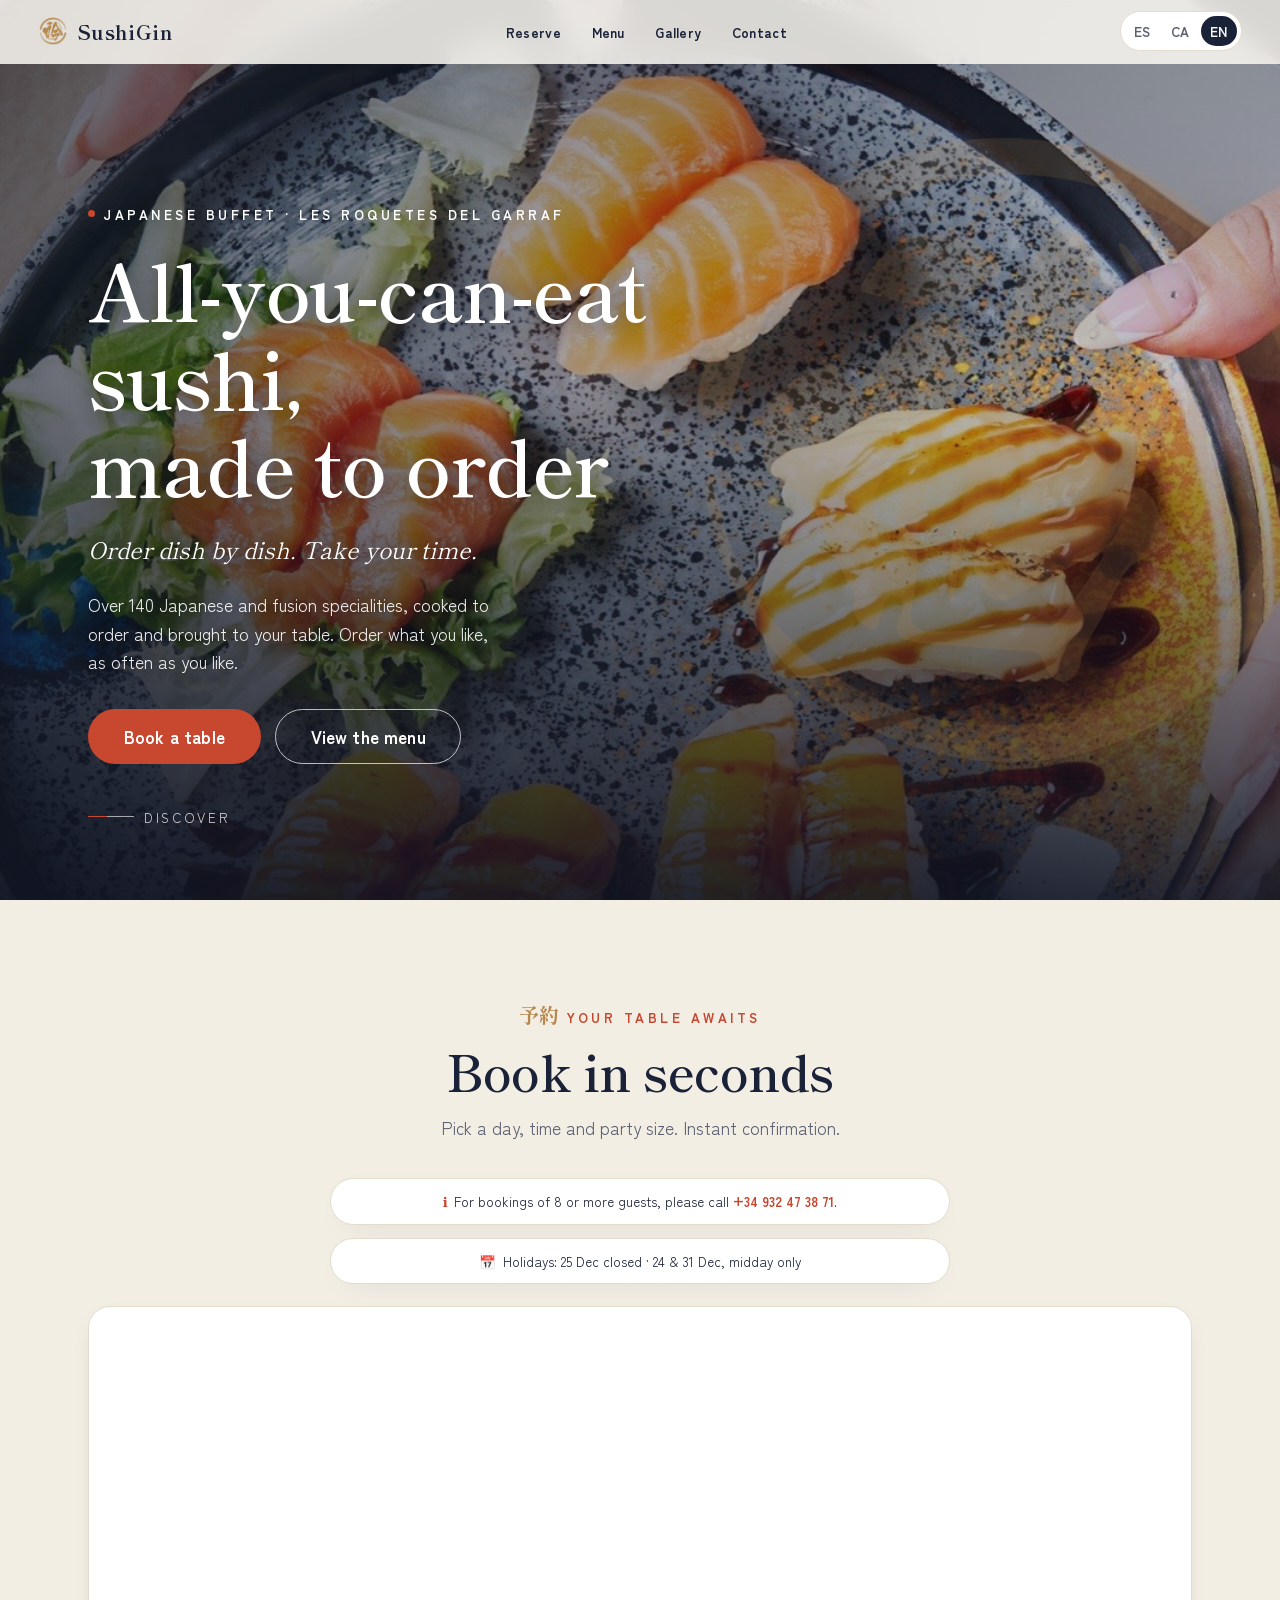
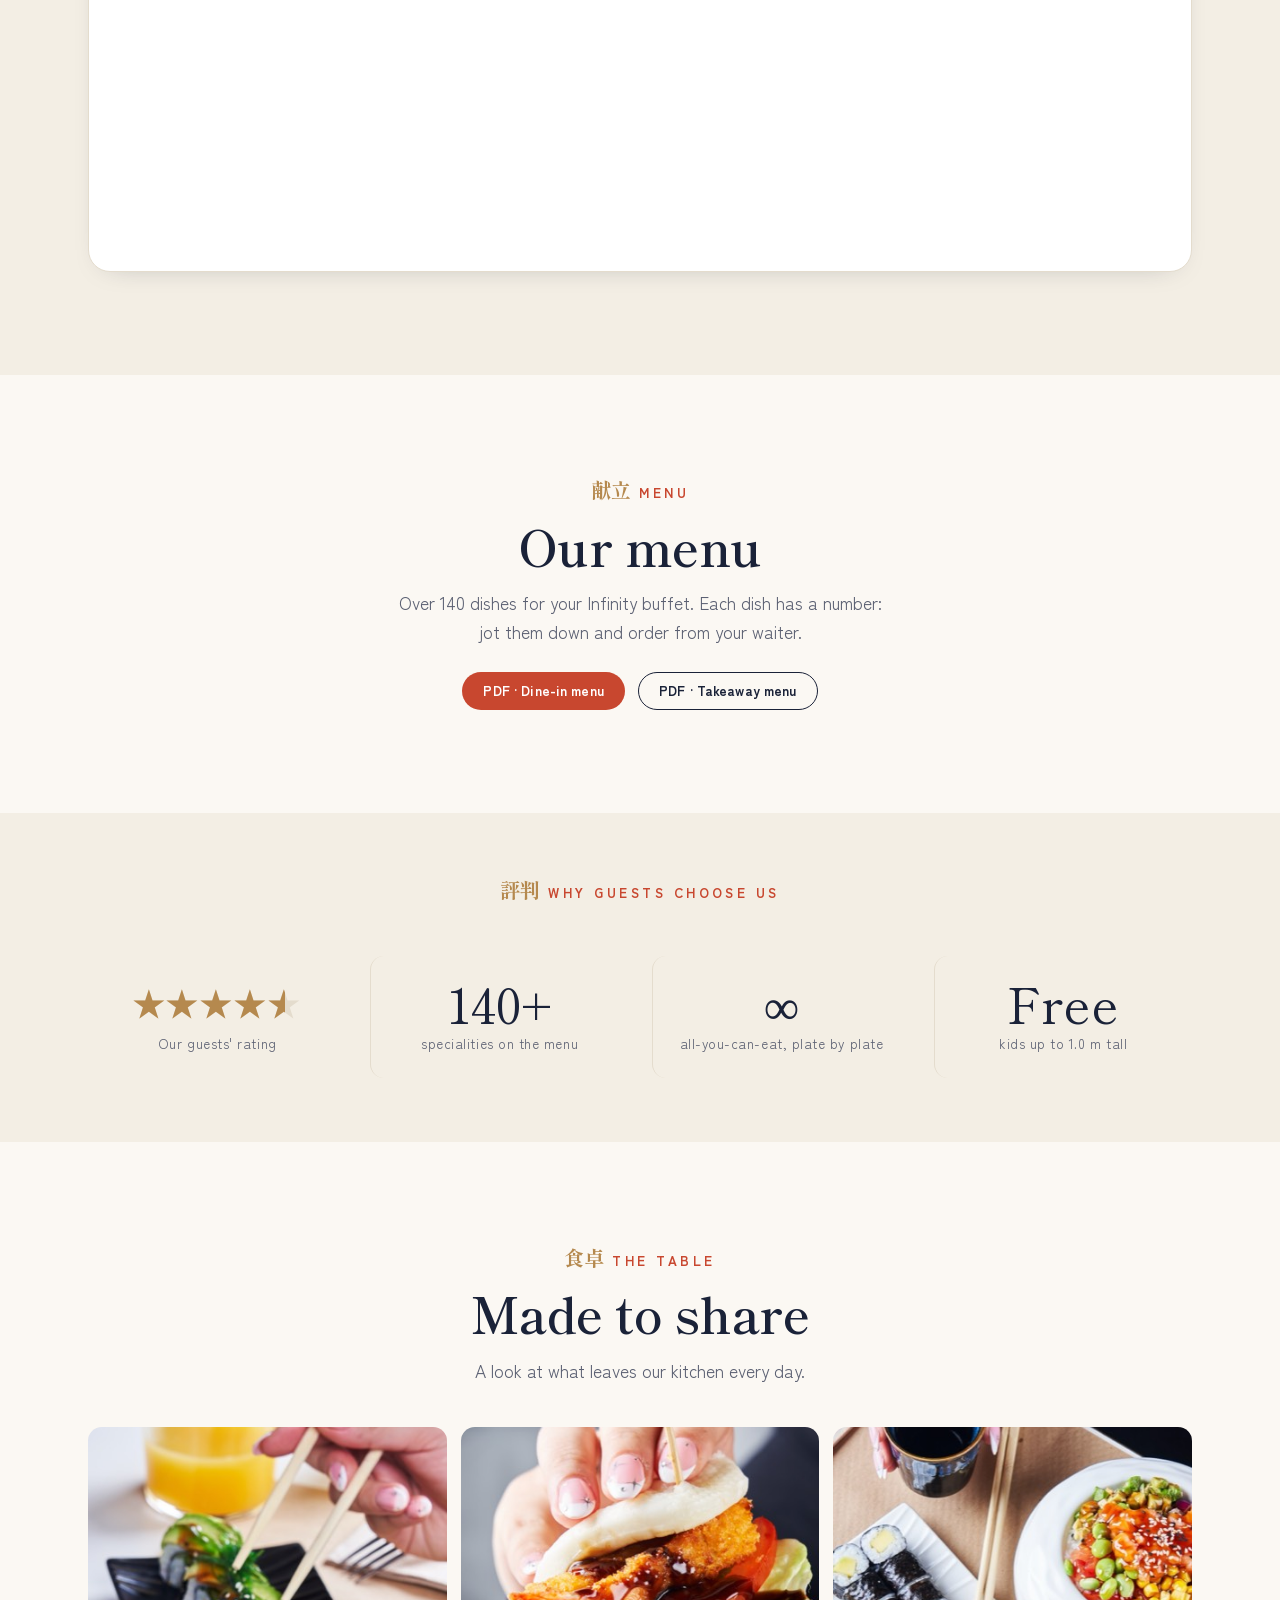
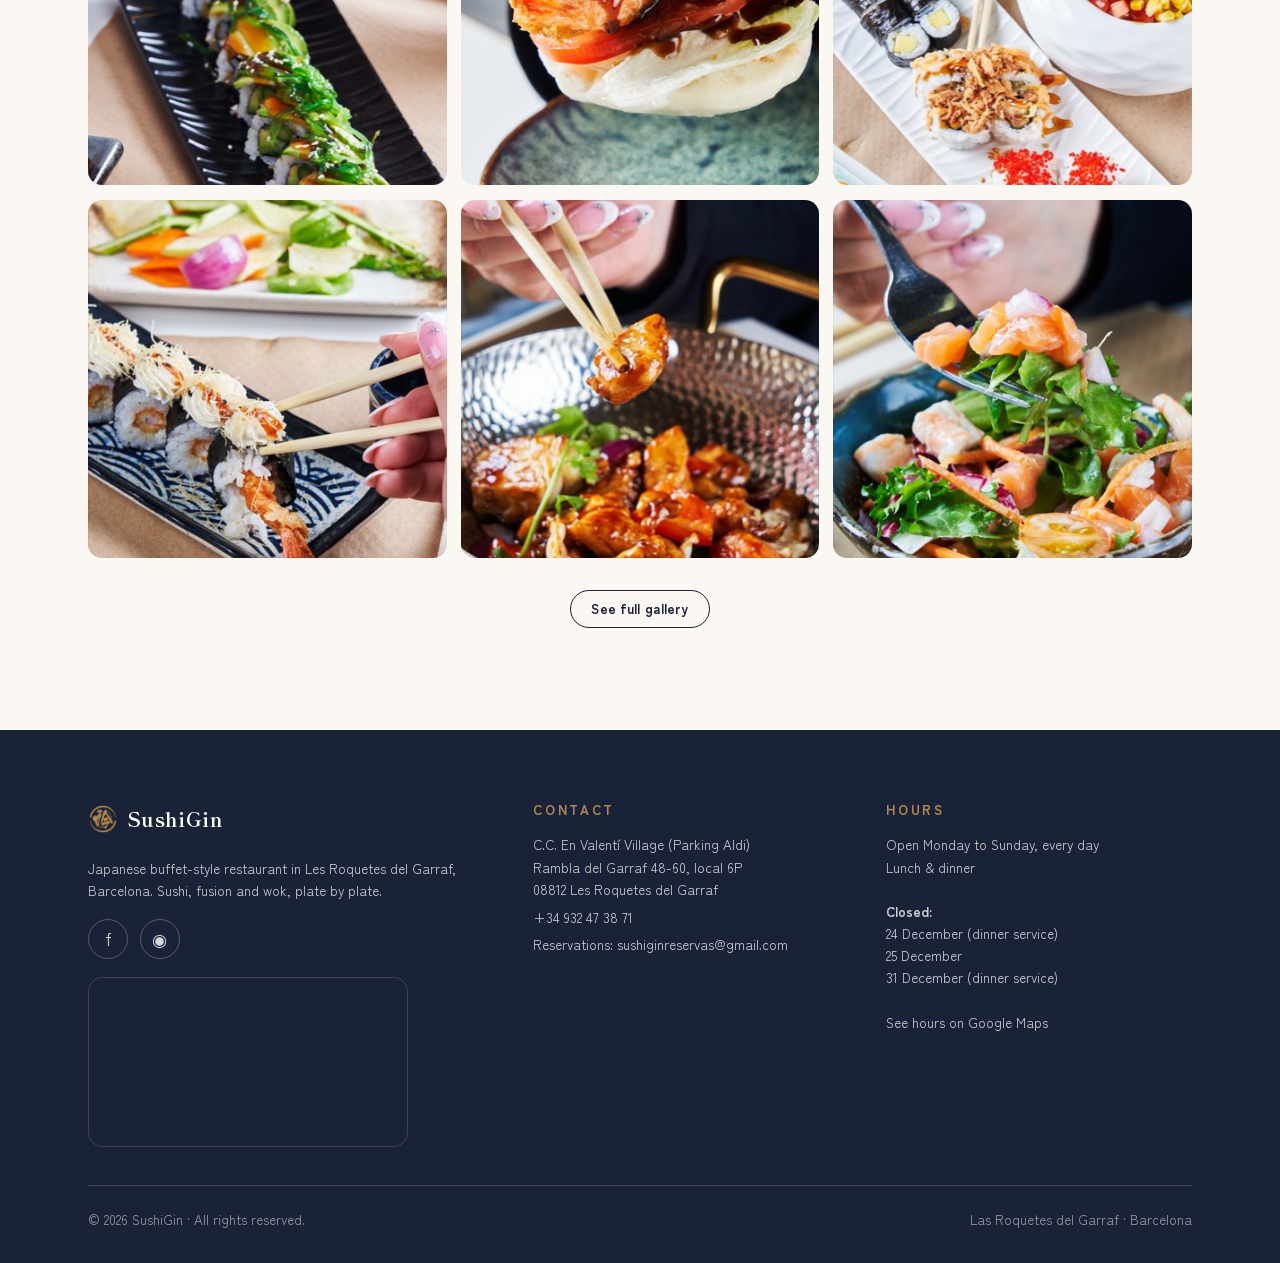
<file: index.html>
<!DOCTYPE html>
<html lang="es">
<head>
  <meta charset="UTF-8" />
  <meta name="viewport" content="width=device-width, initial-scale=1" />
  <title>SushiGin · Buffet japonés Infinity en Les Roquetes del Garraf</title>
  <meta name="description" content="Buffet japonés plato a plato en Les Roquetes del Garraf, Barcelona. Más de 140 especialidades de sushi, wok y fusión, preparadas al momento. Abierto cada día, comidas y cenas. Reserva online." />
  <link rel="canonical" href="https://www.sushigin.es/" />
  <meta name="robots" content="index, follow, max-image-preview:large" />

  <!-- Idiomas (hreflang) -->
  <link rel="alternate" hreflang="es" href="https://www.sushigin.es/?lang=es" />
  <link rel="alternate" hreflang="ca" href="https://www.sushigin.es/?lang=ca" />
  <link rel="alternate" hreflang="en" href="https://www.sushigin.es/?lang=en" />
  <link rel="alternate" hreflang="x-default" href="https://www.sushigin.es/" />

  <!-- Open Graph / redes sociales -->
  <meta property="og:type" content="website" />
  <meta property="og:site_name" content="SushiGin" />
  <meta property="og:locale" content="es_ES" />
  <meta property="og:locale:alternate" content="ca_ES" />
  <meta property="og:locale:alternate" content="en_GB" />
  <meta property="og:title" content="SushiGin · Buffet japonés Infinity en Les Roquetes del Garraf" />
  <meta property="og:description" content="Buffet japonés plato a plato: más de 140 especialidades de sushi, wok y fusión, preparadas al momento. Abierto cada día. Reserva online." />
  <meta property="og:url" content="https://www.sushigin.es/" />
  <meta property="og:image" content="https://www.sushigin.es/images/gallery/ins-mix-nigiri-3.jpg" />
  <meta property="og:image:alt" content="Selección de nigiris de salmón de SushiGin" />
  <meta name="twitter:card" content="summary_large_image" />
  <meta name="twitter:title" content="SushiGin · Buffet japonés Infinity en Les Roquetes del Garraf" />
  <meta name="twitter:description" content="Buffet japonés plato a plato: más de 140 especialidades de sushi, wok y fusión. Abierto cada día. Reserva online." />
  <meta name="twitter:image" content="https://www.sushigin.es/images/gallery/ins-mix-nigiri-3.jpg" />
  <link rel="icon" href="/favicon.ico?v=2" sizes="any" />
  <link rel="icon" type="image/png" sizes="256x256" href="/images/favicon.png?v=2" />
  <link rel="apple-touch-icon" href="/images/favicon.png?v=2" />
  <script>document.documentElement.className += " js";</script>

  <!-- Fonts: Shippori Mincho (display, 漢字) + Zen Kaku Gothic New (body) -->
  <link rel="preconnect" href="https://fonts.googleapis.com" />
  <link rel="preconnect" href="https://fonts.gstatic.com" crossorigin />
  <link href="https://fonts.googleapis.com/css2?family=Shippori+Mincho:wght@500;600;700&family=Zen+Kaku+Gothic+New:wght@400;500;700&display=swap" rel="stylesheet" />

  <link rel="stylesheet" href="assets/css/style.css?v=15" />
  <script src="assets/js/i18n.js?v=11" defer></script>
  <script src="assets/js/gallery.js?v=11" defer></script>

  <!-- Datos estructurados: restaurante (JSON-LD) -->
  <script type="application/ld+json">
  {
    "@context": "https://schema.org",
    "@type": "Restaurant",
    "@id": "https://www.sushigin.es/#restaurant",
    "name": "SushiGin",
    "url": "https://www.sushigin.es/",
    "image": "https://www.sushigin.es/images/gallery/ins-mix-nigiri-3.jpg",
    "logo": "https://www.sushigin.es/images/logo.png",
    "description": "Buffet japonés tipo Infinity plato a plato en Les Roquetes del Garraf (Barcelona). Más de 140 especialidades de sushi, wok y fusión, preparadas al momento.",
    "servesCuisine": ["Japanese", "Sushi", "Asian"],
    "priceRange": "20–30 €",
    "currenciesAccepted": "EUR",
    "telephone": "+34932473871",
    "email": "sushiginreservas@gmail.com",
    "acceptsReservations": "https://www.covermanager.com/reservation/module_restaurant/restaurante-sushigin/spanish",
    "menu": "https://www.sushigin.es/images/SushiGin_ES.pdf",
    "address": {
      "@type": "PostalAddress",
      "streetAddress": "C.C. En Valentí Village, Rambla del Garraf 48-60, local 6P",
      "addressLocality": "Les Roquetes del Garraf",
      "addressRegion": "Barcelona",
      "postalCode": "08812",
      "addressCountry": "ES"
    },
    "geo": {
      "@type": "GeoCoordinates",
      "latitude": 41.2356094,
      "longitude": 1.7534049
    },
    "hasMap": "https://maps.app.goo.gl/tBo7JYZTERHCNQjt8",
    "sameAs": [
      "https://www.facebook.com/p/SushiGin-Sushibar-100088581475421",
      "https://maps.app.goo.gl/tBo7JYZTERHCNQjt8"
    ],
    "openingHoursSpecification": [
      {
        "@type": "OpeningHoursSpecification",
        "dayOfWeek": ["Monday", "Tuesday", "Wednesday", "Thursday", "Friday", "Saturday", "Sunday"],
        "opens": "13:00",
        "closes": "16:30"
      },
      {
        "@type": "OpeningHoursSpecification",
        "dayOfWeek": ["Monday", "Tuesday", "Wednesday", "Thursday", "Friday", "Saturday", "Sunday"],
        "opens": "20:00",
        "closes": "23:30"
      }
    ]
  }
  </script>
</head>
<body>

  <!-- ===== NAV ===== -->
  <nav class="site-nav" id="nav">
    <a class="brand" href="#home"><img class="mark" src="images/logo-seal.png" alt="" /> SushiGin</a>
    <ul class="nav-links" id="navLinks">
      <li><a href="#reserve" data-i18n="nav.reserve">Reservar</a></li>
      <li><a href="#menu" data-i18n="nav.menu">Carta</a></li>
      <li><a href="#gallery" data-i18n="nav.gallery">Galería</a></li>
      <li><a href="#contact" data-i18n="nav.contact">Contacto</a></li>
    </ul>
    <div class="nav-right">
      <div class="lang" role="group" aria-label="Language">
        <button type="button" data-lang="es">ES</button>
        <button type="button" data-lang="ca">CA</button>
        <button type="button" data-lang="en">EN</button>
      </div>
      <button class="nav-toggle" id="navToggle" aria-label="Menu" aria-expanded="false"><span></span></button>
    </div>
  </nav>
  <div class="nav-scrim" id="navScrim" hidden></div>

  <!-- ===== HERO ===== -->
  <header class="hero" id="home">
    <div class="hero__media">
      <img src="images/gallery/ins-mix-nigiri-3.jpg" alt="Selección de nigiris de salmón en un plato de cerámica" fetchpriority="high" />
    </div>
    <img class="hero__kanji" src="images/logo-seal.png" alt="" aria-hidden="true" />
    <div class="container hero__inner">
      <span class="hero__eyebrow"><span class="dot"></span><span data-i18n="hero.eyebrow">Buffet japonés · Les Roquetes del Garraf</span></span>
      <h1 data-i18n="hero.title">Sushi a la carta,<br>sin límites</h1>
      <p class="hero__tag" data-i18n="hero.tag">Pide plato a plato. Disfruta sin prisa.</p>
      <p class="hero__sub" data-i18n="hero.sub">Más de 140 especialidades japonesas y de fusión, preparadas al momento y servidas en tu mesa.</p>
      <div class="hero__cta">
        <a class="btn btn--accent" href="#reserve" data-i18n="hero.ctaReserve">Reservar mesa</a>
        <a class="btn btn--light" href="#menu" data-i18n="hero.ctaMenu">Ver la carta</a>
      </div>
      <a class="hero__scroll" href="#reserve"><span class="line"></span><span data-i18n="hero.scroll">Descubre</span></a>
    </div>
  </header>

  <!-- ===== RESERVATION ===== -->
  <section class="section section--sand" id="reserve">
    <div class="container">
      <div class="center" style="margin-bottom:2.2rem">
        <span class="eyebrow"><span class="kanji">予約</span><span data-i18n="reserve.eyebrow">Tu mesa te espera</span></span>
        <h2 class="section-title" data-i18n="reserve.title">Reserva en segundos</h2>
        <p class="section-lead" data-i18n="reserve.lead">Elige día, hora y número de comensales. Confirmación al instante.</p>
      </div>
      <p class="reserve-note" data-i18n="reserve.note">Para reservas a partir de 8 comensales, llama al <a href="tel:+34932473871">+34 932 47 38 71</a>.</p>
      <p class="reserve-note reserve-note--holiday" data-i18n="reserve.closed">Festivos: 25 dic cerrado · 24 y 31 dic, solo mediodía</p>
      <div class="reserve-wrap">
        <iframe id="reserve-iframe" title="Reservas SushiGin"
          data-src="https://www.covermanager.com/reservation/module_restaurant/restaurante-sushigin/spanish"
          allow="payment" frameborder="0" width="100%" loading="lazy"></iframe>
      </div>
    </div>
  </section>

  <!-- ===== CARTA ===== -->
  <section class="section" id="menu">
    <div class="container center">
      <span class="eyebrow" style="justify-content:center"><span class="kanji">献立</span><span data-i18n="menu.eyebrow">Carta</span></span>
      <h2 class="section-title" data-i18n="menu.title">Nuestra carta</h2>
      <p class="section-lead" style="margin-inline:auto" data-i18n="menu.lead">Más de 140 platos para tu buffet Infinity. Cada plato lleva su número.</p>
      <div class="menu-pdf">
        <a class="btn btn--accent" id="pdf-dine" href="images/SushiGin_ES.pdf" target="_blank" rel="noopener" data-i18n="menu.pdfDine">PDF · Carta</a>
        <a class="btn btn--ghost" id="pdf-take" href="images/SushiGin_ES-llevar.pdf" target="_blank" rel="noopener" data-i18n="menu.pdfTake">PDF · Para llevar</a>
      </div>
    </div>
  </section>

  <!-- ===== STATS ===== -->
  <section class="section section--sand section--tight">
    <div class="container">
      <div class="center" style="margin-bottom:2.4rem">
        <span class="eyebrow"><span class="kanji">評判</span><span data-i18n="stats.eyebrow">Por qué nos eligen</span></span>
      </div>
      <div class="stats">
        <div class="stat">
          <span class="big"><span class="stars" role="img" aria-label="4,5 / 5"><span class="stars__fill"></span></span></span>
          <span class="lbl" data-i18n="stat.rateLbl">Valoración de nuestros clientes</span>
        </div>
        <div class="stat">
          <span class="big" data-i18n="stat.dishes">140+</span>
          <span class="lbl" data-i18n="stat.dishesLbl">especialidades en carta</span>
        </div>
        <div class="stat">
          <span class="big">∞</span>
          <span class="lbl" data-i18n="stat.infLbl">buffet libre, plato a plato</span>
        </div>
        <div class="stat">
          <span class="big" data-i18n="stat.kids">Gratis</span>
          <span class="lbl" data-i18n="stat.kidsLbl">niños de hasta 1,0 m de altura</span>
        </div>
      </div>
    </div>
  </section>

  <!-- ===== GALLERY PREVIEW ===== -->
  <section class="section" id="gallery">
    <div class="container">
      <div class="center" style="margin-bottom:2.6rem">
        <span class="eyebrow"><span class="kanji">食卓</span><span data-i18n="gallery.eyebrow">La mesa</span></span>
        <h2 class="section-title" data-i18n="gallery.title">Hecho para compartir</h2>
        <p class="section-lead" data-i18n="gallery.lead">Un vistazo a lo que sale de nuestra cocina cada día.</p>
      </div>
      <div class="gallery-grid is-preview" id="galleryGrid" data-gallery>
        <button class="g-item" data-full="images/gallery/Gin-1057.jpg"><img src="images/gallery/thumbs/Gin-1057.jpg" alt="Roll de sushi con aguacate y alga wakame" loading="lazy" /></button>
        <button class="g-item" data-full="images/gallery/Gin-3202.jpg"><img src="images/gallery/thumbs/Gin-3202.jpg" alt="Bao relleno de langostino crujiente" loading="lazy" /></button>
        <button class="g-item" data-full="images/gallery/ins-sushigin2.jpg"><img src="images/gallery/thumbs/ins-sushigin2.jpg" alt="Surtido de sushi de SushiGin" loading="lazy" /></button>
        <button class="g-item" data-full="images/gallery/Gin-1065.jpg"><img src="images/gallery/thumbs/Gin-1065.jpg" alt="Plato de especialidad japonesa" loading="lazy" /></button>
        <button class="g-item" data-full="images/gallery/ins-sarten-de-pollo-5.jpg"><img src="images/gallery/thumbs/ins-sarten-de-pollo-5.jpg" alt="Salteado de pollo a la sartén" loading="lazy" /></button>
        <button class="g-item" data-full="images/gallery/Gin-1083.jpg"><img src="images/gallery/thumbs/Gin-1083.jpg" alt="Plato de sushi de SushiGin" loading="lazy" /></button>
        <button class="g-item is-extra" data-full="images/gallery/Gin-1062.jpg"><img src="images/gallery/thumbs/Gin-1062.jpg" alt="Plato de sushi" loading="lazy" /></button>
        <button class="g-item is-extra" data-full="images/gallery/Gin-1067.jpg"><img src="images/gallery/thumbs/Gin-1067.jpg" alt="Plato de sushi" loading="lazy" /></button>
        <button class="g-item is-extra" data-full="images/gallery/Gin-1068.jpg"><img src="images/gallery/thumbs/Gin-1068.jpg" alt="Plato de sushi" loading="lazy" /></button>
        <button class="g-item is-extra" data-full="images/gallery/Gin-1076.jpg"><img src="images/gallery/thumbs/Gin-1076.jpg" alt="Plato de sushi" loading="lazy" /></button>
        <button class="g-item is-extra" data-full="images/gallery/Gin-1153.jpg"><img src="images/gallery/thumbs/Gin-1153.jpg" alt="Plato de sushi" loading="lazy" /></button>
        <button class="g-item is-extra" data-full="images/gallery/ins-pokebowl.jpg"><img src="images/gallery/thumbs/ins-pokebowl.jpg" alt="Poke bowl" loading="lazy" /></button>
      </div>
      <div class="center" style="margin-top:2rem">
        <a class="btn btn--ghost" href="#gallery" id="moreBtn" data-i18n="gallery.more">Ver galería completa</a>
      </div>
    </div>
  </section>

  <!-- ===== FOOTER ===== -->
  <footer class="footer" id="contact">
    <div class="container">
      <div class="footer-grid">
        <div>
          <a class="brand" href="#home"><img class="mark" src="images/logo-seal.png" alt="" /> SushiGin</a>
          <p data-i18n="footer.about" style="margin-top:1rem">Restaurante japonés tipo buffet en Les Roquetes del Garraf, Barcelona.</p>
          <div class="socials">
            <a href="https://www.facebook.com/p/SushiGin-Sushibar-100088581475421" target="_blank" rel="noopener" aria-label="Facebook">f</a>
            <a href="https://maps.app.goo.gl/tBo7JYZTERHCNQjt8" target="_blank" rel="noopener" aria-label="Google Maps">◉</a>
          </div>
          <div class="contact-map">
            <iframe data-src="https://maps.google.com/maps?q=41.2356094,1.7534049&z=16&hl=es&output=embed" loading="lazy" title="SushiGin — Les Roquetes del Garraf" referrerpolicy="no-referrer-when-downgrade"></iframe>
          </div>
        </div>
        <div>
          <h4 data-i18n="footer.contactT">Contacto</h4>
          <p>C.C. En Valentí Village (Parking Aldi)<br>Rambla del Garraf 48-60, local 6P<br>08812 Les Roquetes del Garraf</p>
          <p><a href="tel:+34932473871">+34 932 47 38 71</a></p>
          <p><span data-i18n="footer.reserveMail">Reservas</span>: <a href="mailto:sushiginreservas@gmail.com">sushiginreservas@gmail.com</a></p>
        </div>
        <div>
          <h4 data-i18n="footer.hoursT">Horario</h4>
          <p data-i18n="footer.hours">Abierto de lunes a domingo, todos los días<br>Comidas y cenas<br><br><strong>Cerrado:</strong><br>24 de diciembre (servicio de noche)<br>25 de diciembre<br>31 de diciembre (servicio de noche)</p>
        </div>
      </div>
      <div class="footer-bottom">
        <span>© <span id="year">2026</span> SushiGin · <span data-i18n="footer.rights">Todos los derechos reservados.</span></span>
        <span>Las Roquetes del Garraf · Barcelona</span>
      </div>
    </div>
  </footer>

  <script>
    // nav: scrolled state + mobile toggle
    var nav = document.getElementById('nav');
    addEventListener('scroll', function () { nav.classList.toggle('is-scrolled', scrollY > 20); }, { passive: true });
    var tg = document.getElementById('navToggle'), links = document.getElementById('navLinks'), scrim = document.getElementById('navScrim');
    function setMenu(open) {
      links.classList.toggle('is-open', open);
      scrim.hidden = false; scrim.classList.toggle('is-open', open);
      tg.setAttribute('aria-expanded', open);
    }
    tg.addEventListener('click', function () { setMenu(!links.classList.contains('is-open')); });
    scrim.addEventListener('click', function () { setMenu(false); });
    links.addEventListener('click', function (e) { if (e.target.tagName === 'A') setMenu(false); });

    // reveal on scroll — with safety nets so content never stays hidden
    var reveals = document.querySelectorAll('.reveal');
    function revealAll() { reveals.forEach(function (el) { el.classList.add('is-in'); }); }
    if ('IntersectionObserver' in window) {
      var io = new IntersectionObserver(function (es) {
        es.forEach(function (e) { if (e.isIntersecting) { e.target.classList.add('is-in'); io.unobserve(e.target); } });
      }, { threshold: .12 });
      reveals.forEach(function (el) { io.observe(el); });
      setTimeout(revealAll, 1500); // fallback if observer never fires
    } else { revealAll(); }

    // reveal the rest of the gallery within the same grid (no gap opens up)
    document.getElementById('moreBtn').addEventListener('click', function (e) {
      e.preventDefault();
      document.getElementById('galleryGrid').classList.add('show-all');
      this.style.display = 'none';
    });

    document.getElementById('year').textContent = new Date().getFullYear();

    // PDF links follow language (CA falls back to ES PDF; only ES & EN PDFs exist)
    var PDF = {
      es: ['images/SushiGin_ES.pdf', 'images/SushiGin_ES-llevar.pdf'],
      ca: ['images/SushiGin_ES.pdf', 'images/SushiGin_ES-llevar.pdf'],
      en: ['images/SushiGin_EN.pdf', 'images/SushiGin_EN-llevar.pdf']
    };
    document.addEventListener('langchange', function (e) {
      var p = PDF[e.detail.lang] || PDF.es;
      document.getElementById('pdf-dine').href = p[0];
      document.getElementById('pdf-take').href = p[1];
    });

    // PDF buttons: open in a new tab (default link) AND trigger a download
    ['pdf-dine', 'pdf-take'].forEach(function (id) {
      document.getElementById(id).addEventListener('click', function () {
        var url = this.getAttribute('href');
        var a = document.createElement('a');
        a.href = url;
        a.download = url.split('/').pop();
        document.body.appendChild(a);
        a.click();
        a.remove();
      });
    });

    // reservation iframe follows language
    var COVER = {
      es: 'https://www.covermanager.com/reservation/module_restaurant/restaurante-sushigin/spanish',
      ca: 'https://www.covermanager.com/reservation/module_restaurant/restaurante-sushigin/catalan',
      en: 'https://www.covermanager.com/reservation/module_restaurant/restaurante-sushigin/english'
    };
    document.addEventListener('langchange', function (e) {
      var f = document.getElementById('reserve-iframe');
      if (!f) return;
      var url = COVER[e.detail.lang] || COVER.es;
      f.dataset.src = url;                       // remember target language
      if (f.src && f.src !== url) f.src = url;    // only reload if already shown
    });

    // Third-party embeds (reservation widget + Google Map) hold long-lived
    // connections, which keeps the browser's loading indicator spinning
    // forever — most visibly when landing directly on #menu. Defer them until
    // after the page has loaded and they scroll near view, so the navigation
    // completes and the tab stops "loading".
    (function () {
      function loadFrame(f) { if (f.dataset.src && !f.getAttribute('src')) f.src = f.dataset.src; }
      function wire() {
        var frames = document.querySelectorAll('iframe[data-src]');
        if (!('IntersectionObserver' in window)) { frames.forEach(loadFrame); return; }
        var io = new IntersectionObserver(function (entries) {
          entries.forEach(function (en) { if (en.isIntersecting) { loadFrame(en.target); io.unobserve(en.target); } });
        }, { rootMargin: '300px 0px' });
        frames.forEach(function (f) { io.observe(f); });
      }
      if (document.readyState === 'complete') wire();
      else addEventListener('load', wire);
    })();
</script>
</body>
</html>
</file>
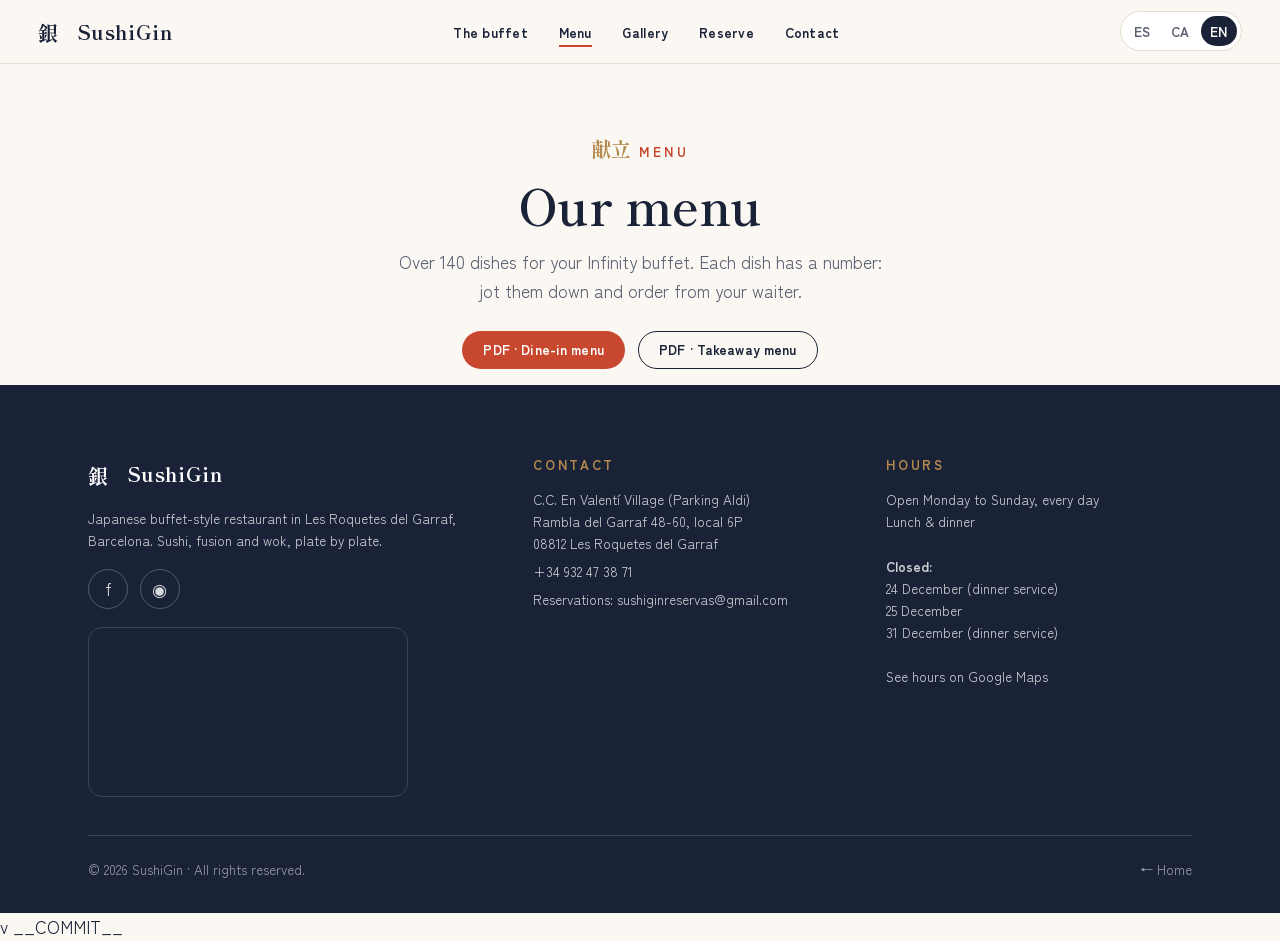
<file: menu.html>
<!DOCTYPE html>
<html lang="es">
<head>
  <meta charset="UTF-8" />
  <meta name="viewport" content="width=device-width, initial-scale=1" />
  <title>Carta · SushiGin · Buffet japonés</title>
  <meta name="description" content="La carta de SushiGin: más de 140 especialidades de sushi, nigiri, uramaki, wok y fusión para tu buffet Infinity. Con alérgenos y descripciones en español, català e inglés." />
  <link rel="icon" href="images/favicon.ico" sizes="any" />
  <link rel="icon" type="image/png" href="images/favicon.png" />

  <link rel="preconnect" href="https://fonts.googleapis.com" />
  <link rel="preconnect" href="https://fonts.gstatic.com" crossorigin />
  <link href="https://fonts.googleapis.com/css2?family=Shippori+Mincho:wght@500;600;700&family=Zen+Kaku+Gothic+New:wght@400;500;700&display=swap" rel="stylesheet" />

  <link rel="stylesheet" href="assets/css/style.css?v=11" />
  <script src="assets/js/i18n.js?v=11" defer></script>
</head>
<body>

  <!-- ===== NAV ===== -->
  <nav class="site-nav is-scrolled" id="nav">
    <a class="brand" href="index.html"><span class="mark">銀</span> SushiGin</a>
    <ul class="nav-links" id="navLinks">
      <li><a href="index.html#concept" data-i18n="nav.concept">El buffet</a></li>
      <li><a href="menu.html" class="is-active" data-i18n="nav.menu">Carta</a></li>
      <li><a href="index.html#gallery" data-i18n="nav.gallery">Galería</a></li>
      <li><a href="index.html#reserve" data-i18n="nav.reserve">Reservar</a></li>
      <li><a href="index.html#contact" data-i18n="nav.contact">Contacto</a></li>
    </ul>
    <div class="nav-right">
      <div class="lang" role="group" aria-label="Language">
        <button type="button" data-lang="es">ES</button>
        <button type="button" data-lang="ca">CA</button>
        <button type="button" data-lang="en">EN</button>
      </div>
      <button class="nav-toggle" id="navToggle" aria-label="Menu" aria-expanded="false"><span></span></button>
    </div>
  </nav>
  <div class="nav-scrim" id="navScrim" hidden></div>

  <!-- ===== MENU HERO ===== -->
  <header class="container menu-hero">
    <span class="eyebrow" style="justify-content:center"><span class="kanji">献立</span><span data-i18n="menu.eyebrow">Carta</span></span>
    <h1 class="section-title" data-i18n="menu.title">Nuestra carta</h1>
    <p class="section-lead" data-i18n="menu.lead">Más de 140 platos para tu buffet Infinity. Cada plato lleva su número.</p>
    <div class="menu-pdf">
      <a class="btn btn--accent" id="pdf-dine" href="images/SushiGin_ES.pdf" target="_blank" rel="noopener" data-i18n="menu.pdfDine">PDF · Carta</a>
      <a class="btn btn--ghost" id="pdf-take" href="images/SushiGin_ES-llevar.pdf" target="_blank" rel="noopener" data-i18n="menu.pdfTake">PDF · Para llevar</a>
    </div>
  </header>

  <!-- ===== FOOTER ===== -->
  <footer class="footer" id="contact">
    <div class="container">
      <div class="footer-grid">
        <div>
          <a class="brand" href="index.html"><span class="mark">銀</span> SushiGin</a>
          <p data-i18n="footer.about" style="margin-top:1rem">Restaurante japonés tipo buffet en Les Roquetes del Garraf, Barcelona.</p>
          <div class="socials">
            <a href="https://www.facebook.com/p/SushiGin-Sushibar-100088581475421" target="_blank" rel="noopener" aria-label="Facebook">f</a>
            <a href="https://maps.app.goo.gl/tBo7JYZTERHCNQjt8" target="_blank" rel="noopener" aria-label="Google Maps">◉</a>
          </div>
          <div class="contact-map">
            <iframe src="https://maps.google.com/maps?q=41.2356094,1.7534049&z=16&hl=es&output=embed" loading="lazy" title="SushiGin — Les Roquetes del Garraf" referrerpolicy="no-referrer-when-downgrade"></iframe>
          </div>
        </div>
        <div>
          <h4 data-i18n="footer.contactT">Contacto</h4>
          <p>C.C. En Valentí Village (Parking Aldi)<br>Rambla del Garraf 48-60, local 6P<br>08812 Les Roquetes del Garraf</p>
          <p><a href="tel:+34932473871">+34 932 47 38 71</a></p>
          <p><span data-i18n="footer.reserveMail">Reservas</span>: <a href="mailto:sushiginreservas@gmail.com">sushiginreservas@gmail.com</a></p>
        </div>
        <div>
          <h4 data-i18n="footer.hoursT">Horario</h4>
          <p data-i18n="footer.hours">Abierto cada día<br>Comidas y cenas</p>
        </div>
      </div>
      <div class="footer-bottom">
        <span>© <span id="year">2026</span> SushiGin · <span data-i18n="footer.rights">Todos los derechos reservados.</span></span>
        <a href="index.html" data-i18n="menu.back">← Inicio</a>
      </div>
    </div>
  </footer>

  <div class="site-version">v __COMMIT__</div>

  <script>
    // mobile nav toggle
    var tg = document.getElementById('navToggle'), links = document.getElementById('navLinks'), scrim = document.getElementById('navScrim');
    function setMenu(open) {
      links.classList.toggle('is-open', open);
      scrim.hidden = false; scrim.classList.toggle('is-open', open);
      tg.setAttribute('aria-expanded', open);
    }
    tg.addEventListener('click', function () { setMenu(!links.classList.contains('is-open')); });
    scrim.addEventListener('click', function () { setMenu(false); });
    links.addEventListener('click', function (e) { if (e.target.tagName === 'A') setMenu(false); });
    document.getElementById('year').textContent = new Date().getFullYear();

    // PDF links follow language (CA falls back to ES PDF; only ES & EN PDFs exist)
    var PDF = {
      es: ['images/SushiGin_ES.pdf', 'images/SushiGin_ES-llevar.pdf'],
      ca: ['images/SushiGin_ES.pdf', 'images/SushiGin_ES-llevar.pdf'],
      en: ['images/SushiGin_EN.pdf', 'images/SushiGin_EN-llevar.pdf']
    };
    document.addEventListener('langchange', function (e) {
      var p = PDF[e.detail.lang] || PDF.es;
      document.getElementById('pdf-dine').href = p[0];
      document.getElementById('pdf-take').href = p[1];
    });

    // PDF buttons: open in a new tab (default link) AND trigger a download
    ['pdf-dine', 'pdf-take'].forEach(function (id) {
      document.getElementById(id).addEventListener('click', function () {
        var url = this.getAttribute('href');
        var a = document.createElement('a');
        a.href = url;
        a.download = url.split('/').pop();
        document.body.appendChild(a);
        a.click();
        a.remove();
      });
    });
  </script>
</body>
</html>
</file>
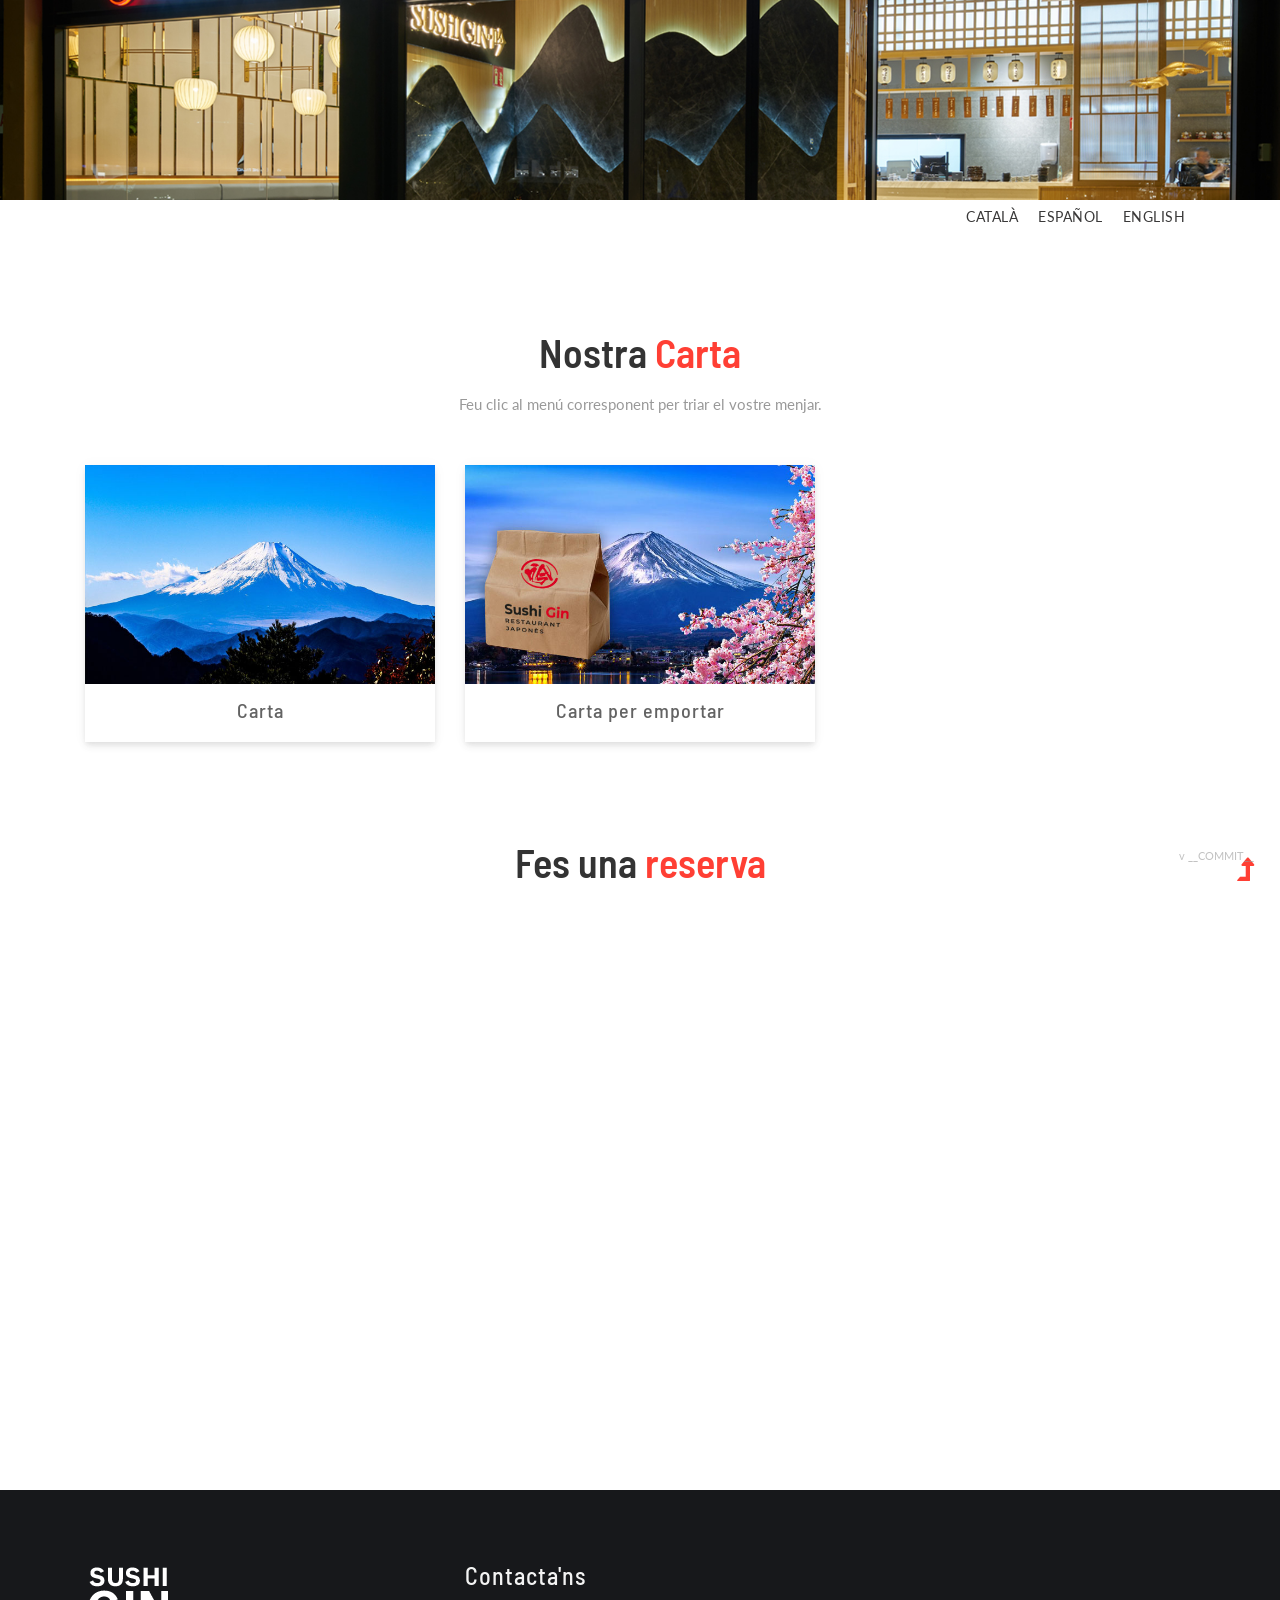
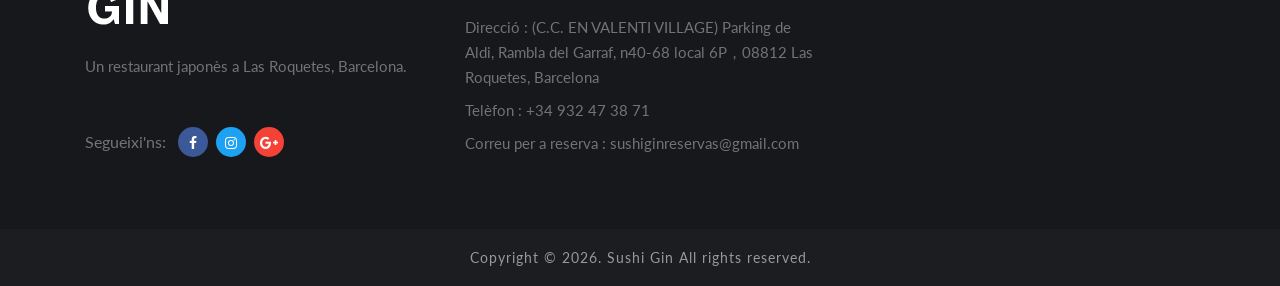
<file: menu_ca.html>
<!DOCTYPE html>
<html lang="zxx">

<head>
	<title>Menu</title>
	<!-- Meta tag Keywords -->
	<meta name="viewport" content="width=device-width, initial-scale=1">
	<meta charset="UTF-8" />
	<meta name="keywords"
		content="" />
	<script>
		addEventListener("load", function () {
			setTimeout(hideURLbar, 0);
		}, false);

		function hideURLbar() {
			window.scrollTo(0, 1);
		}
	</script>
	<!--// Meta tag Keywords -->

	<!-- Custom-Files -->
	<link rel="stylesheet" href="css/bootstrap.css">
	<!-- Bootstrap-Core-CSS -->
	<link rel="stylesheet" href="css/style.css" type="text/css" media="all" />
	<!-- Style-CSS -->
	<link href="css/font-awesome.min.css" rel="stylesheet">
	<!-- Font-Awesome-Icons-CSS -->
	<!-- //Custom-Files -->

	<!-- Web-Fonts -->
	<link
		href="http://fonts.googleapis.com/css?family=Lato:100,100i,300,300i,400,400i,700,700i,900,900i&amp;subset=latin-ext"
		rel="stylesheet">
	<link
		href="http://fonts.googleapis.com/css?family=Barlow+Semi+Condensed:100,100i,200,200i,300,300i,400,400i,500,500i,600,600i,700,700i,800,800i,900,900i"
		rel="stylesheet">
	<!-- //Web-Fonts -->
</head>

<body>
	<!-- header -->
	<header id="home">


	
	<!-- banner -->
	<div class="main-banner-2">

	</div>
	<!-- //banner -->

<!-- header 2 -->
	<!-- navigation -->
	<div class="main-top py-1">
		<div class="container">
			<div class="nav-content">

				<!-- nav -->
				<div class="nav_web-dealingsls">
					<nav>
						<label for="drop" class="toggle">Language</label>
						<input type="checkbox" id="drop" />
						<ul class="menu">
							<li><a href="menu_ca.html">Català</a></li>
							<li><a href="menu_es.html">Español</a></li>
							<li><a href="menu_en.html">English</a></li>

							<li>

							</li>
						</ul>
					</nav>
				</div>
				<!-- //nav -->
			</div>
		</div>
	</div>
	<!-- //navigation -->
	<!-- //header 2 -->
		
		
	<!-- menu -->
	<section class="portfolio py-5">
		<div class="container py-xl-5 py-lg-3">
			<div class="title-section text-center mb-md-5 mb-4">
				<h3 class="w3ls-title mb-3">Nostra <span>Carta</span></h3>
				<p class="titile-para-text mx-auto">Feu clic al menú corresponent per triar el vostre menjar.</p>
			</div>
			<div class="row mt-4">
				<div class="col-md-4">
					<div class="gallery-demo">
						<a href="/images/SushiGin_ES.pdf">
							<img src="images/blog1.jpg" alt=" " class="img-fluid" />
							<h4 class="p-mask">Carta</h4>
						</a>
					</div>
				</div>

				<div class="col-md-4 mt-md-0 mt-4">
					<div class="gallery-demo">
						<a href="/images/SushiGin_ES-llevar.pdf">
							<img src="images/takeaway.jpg" alt=" " class="img-fluid" />
							<h4 class="p-mask">Carta per emportar</h4>
						</a>
					</div>
				</div>

		</div>
	</section>

	<!-- gallery model-->

<div class="title-section text-center mb-md-5 mb-4">
				<h3 class="w3ls-title mb-3">Fes una  <span>reserva</span></h3>
			</div>
<script type="text/javascript"
                                                                                        src="https://www.covermanager.com/js/iframeResizer.min.js"></script><iframe
                                                            id="restaurante-sushigin" title="Reservas"
                                                            src="https://www.covermanager.com/reservation/module_restaurant/restaurante-sushigin/catalan"
                                                            allow="payment" frameborder="0" height="550" width="100%" onload="iFrameResize();"></iframe>
		
		
	<!-- //menu -->

	<!-- footer -->
	<footer class="py-5">
		<div class="container py-xl-4">
			<div class="row footer-top">
				<div class="col-lg-4 footer-grid_section_1its footer-text">
					<!-- logo -->
					<h2>

							<img src="images/logo.png" 
						</a>
					</h2>
					<!-- //logo -->
					<p class="mt-lg-4 mt-3 mb-lg-5 mb-4">Un restaurant japonès a Las Roquetes, Barcelona.</p>
					<!-- social icons -->
					<ul class="top-right-info">
						<li>
							<p>Segueixi'ns:</p>
						</li>
						<li class="facebook-w3">
							<a href="#facebbok">
								<span class="fa fa-facebook-f"></span>
							</a>
						</li>
						<li class="twitter-w3">
							<a href="">
								<span class="fa fa-instagram"></span>
							</a>
						</li>
						<li class="google-w3">
							<a href="#google">
								<span class="fa fa-google-plus"></span>
							</a>
						</li>

					</ul>
					<!-- //social icons -->
				</div>
				<div class="col-lg-4 footer-grid_section_1its my-lg-0 my-sm-4 my-4">
					<div class="footer-title">
					  <h3>Contacta'ns</h3>
					</div>
					<div class="footer-text mt-4">
						<p>Direcció : (C.C. EN VALENTI VILLAGE) Parking de Aldi, Rambla del Garraf, n40-68 local 6P，08812 Las Roquetes, Barcelona</p>
						<p class="my-2">Telèfon : +34 932 47 38 71</p>
						<p>Correu per a reserva : <a href="mailto:sushigin2022@gmail.com">sushiginreservas@gmail.com</a></p>
					</div>


				</div>
				<div class="col-lg-4 footer-grid_section_1its">


				</div>
			</div>
		</div>
	</footer>
	<!-- //footer -->
	<!-- copyright -->
	<div class="cpy-right text-center py-3">
		<p>Copyright &copy; 2026. Sushi Gin All rights reserved.</a></p>
	</div>
	<!-- //copyright -->
	<!-- move top icon -->
	<a href="#home" class="move-top text-center">
		<span class="fa fa-level-up" aria-hidden="true"></span>
	</a>
	<!-- //move top icon -->

	<!-- version -->
	<div class="site-version" style="position:fixed; right:2%; bottom:4%; font-size:11px; color:#999; opacity:.6; z-index:1;">v __COMMIT__</div>

</body>

</html>
</file>
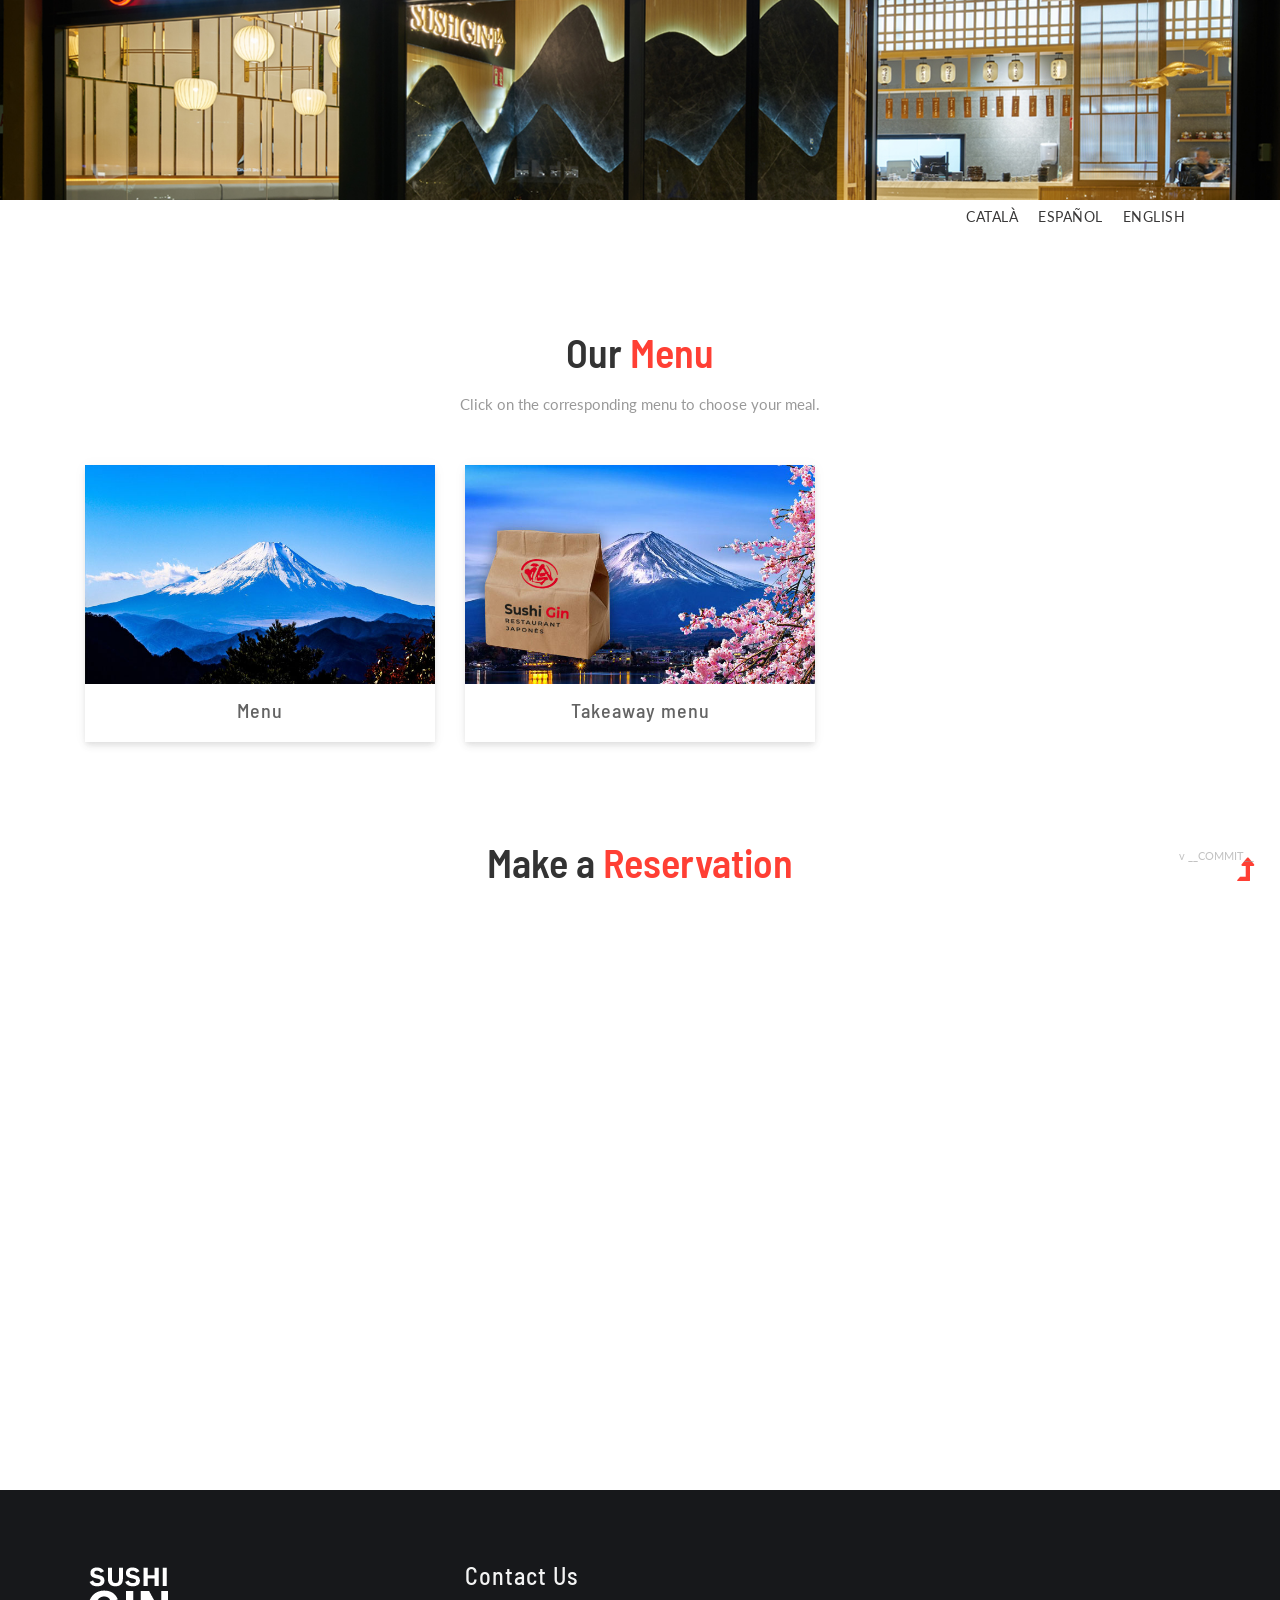
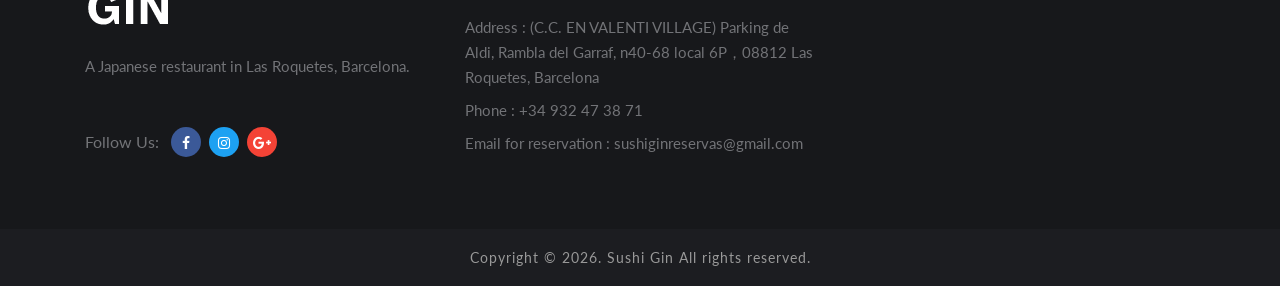
<file: menu_en.html>
<!DOCTYPE html>
<html lang="zxx">

<head>
	<title>Menu</title>
	<!-- Meta tag Keywords -->
	<meta name="viewport" content="width=device-width, initial-scale=1">
	<meta charset="UTF-8" />
	<meta name="keywords"
		content="" />
	<script>
		addEventListener("load", function () {
			setTimeout(hideURLbar, 0);
		}, false);

		function hideURLbar() {
			window.scrollTo(0, 1);
		}
	</script>
	<!--// Meta tag Keywords -->

	<!-- Custom-Files -->
	<link rel="stylesheet" href="css/bootstrap.css">
	<!-- Bootstrap-Core-CSS -->
	<link rel="stylesheet" href="css/style.css" type="text/css" media="all" />
	<!-- Style-CSS -->
	<link href="css/font-awesome.min.css" rel="stylesheet">
	<!-- Font-Awesome-Icons-CSS -->
	<!-- //Custom-Files -->

	<!-- Web-Fonts -->
	<link
		href="http://fonts.googleapis.com/css?family=Lato:100,100i,300,300i,400,400i,700,700i,900,900i&amp;subset=latin-ext"
		rel="stylesheet">
	<link
		href="http://fonts.googleapis.com/css?family=Barlow+Semi+Condensed:100,100i,200,200i,300,300i,400,400i,500,500i,600,600i,700,700i,800,800i,900,900i"
		rel="stylesheet">
	<!-- //Web-Fonts -->
</head>

<body>
	<!-- header -->
	<header id="home">


	
	<!-- banner -->
	<div class="main-banner-2">

	</div>
	<!-- //banner -->

<!-- header 2 -->
	<!-- navigation -->
	<div class="main-top py-1">
		<div class="container">
			<div class="nav-content">

				<!-- nav -->
				<div class="nav_web-dealingsls">
					<nav>
						<label for="drop" class="toggle">Idioma</label>
						<input type="checkbox" id="drop" />
						<ul class="menu">
							<li><a href="menu_ca.html">Català</a></li>
							<li><a href="menu_es.html">Español</a></li>
							<li><a href="menu_en.html">English</a></li>

							<li>

							</li>
						</ul>
					</nav>
				</div>
				<!-- //nav -->
			</div>
		</div>
	</div>
	<!-- //navigation -->
	<!-- //header 2 -->
		
		
		
	<!-- menu -->
	<section class="portfolio py-5">
		<div class="container py-xl-5 py-lg-3">
			<div class="title-section text-center mb-md-5 mb-4">
				<h3 class="w3ls-title mb-3">Our <span>Menu</span></h3>
				<p class="titile-para-text mx-auto">Click on the corresponding menu to choose your meal.</p>
			</div>
			<div class="row mt-4">
				<div class="col-md-4">
					<div class="gallery-demo">
						<a href="/images/SushiGin_EN.pdf">
							<img src="images/blog1.jpg" alt=" " class="img-fluid" />
							<h4 class="p-mask">Menu</h4>
						</a>
					</div>
				</div>

				<div class="col-md-4 mt-md-0 mt-4">
					<div class="gallery-demo">
						<a href="/images/SushiGin_ES-llevar.pdf">
							<img src="images/takeaway.jpg" alt=" " class="img-fluid" />
							<h4 class="p-mask">Takeaway menu</h4>
						</a>
					</div>
				</div>

		</div>
	</section>

	<!-- gallery model-->

<div class="title-section text-center mb-md-5 mb-4">
				<h3 class="w3ls-title mb-3">Make a <span>Reservation</span></h3>
			</div>
<script type="text/javascript"
                                                                                        src="https://www.covermanager.com/js/iframeResizer.min.js"></script><iframe
                                                            id="restaurante-sushigin" title="Reservas"
                                                            src="https://www.covermanager.com/reservation/module_restaurant/restaurante-sushigin/english"
                                                            allow="payment" frameborder="0" height="550" width="100%" onload="iFrameResize();"></iframe>

	<!-- //menu -->

	<!-- footer -->
	<footer class="py-5">
		<div class="container py-xl-4">
			<div class="row footer-top">
				<div class="col-lg-4 footer-grid_section_1its footer-text">
					<!-- logo -->
					<h2>

							<img src="images/logo.png" 
						</a>
					</h2>
					<!-- //logo -->
					<p class="mt-lg-4 mt-3 mb-lg-5 mb-4">A Japanese restaurant in Las Roquetes, Barcelona.</p>
					<!-- social icons -->
					<ul class="top-right-info">
						<li>
							<p>Follow Us:</p>
						</li>
						<li class="facebook-w3">
							<a href="#facebbok">
								<span class="fa fa-facebook-f"></span>
							</a>
						</li>
						<li class="twitter-w3">
							<a href="">
								<span class="fa fa-instagram"></span>
							</a>
						</li>
						<li class="google-w3">
							<a href="#google">
								<span class="fa fa-google-plus"></span>
							</a>
						</li>

					</ul>
					<!-- //social icons -->
				</div>
				<div class="col-lg-4 footer-grid_section_1its my-lg-0 my-sm-4 my-4">
					<div class="footer-title">
					  <h3>Contact Us</h3>
					</div>
					<div class="footer-text mt-4">
						<p>Address : (C.C. EN VALENTI VILLAGE) Parking de Aldi, Rambla del Garraf, n40-68 local 6P，08812 Las Roquetes, Barcelona</p>
						<p class="my-2">Phone : +34 932 47 38 71</p>
						<p>Email for reservation : <a href="mailto:sushigin2022@gmail.com">sushiginreservas@gmail.com</a></p>
					</div>


				</div>
				<div class="col-lg-4 footer-grid_section_1its">


				</div>
			</div>
		</div>
	</footer>
	<!-- //footer -->
	<!-- copyright -->
	<div class="cpy-right text-center py-3">
		<p>Copyright &copy; 2026. Sushi Gin All rights reserved.</a></p>
	</div>
	<!-- //copyright -->
	<!-- move top icon -->
	<a href="#home" class="move-top text-center">
		<span class="fa fa-level-up" aria-hidden="true"></span>
	</a>
	<!-- //move top icon -->

	<!-- version -->
	<div class="site-version" style="position:fixed; right:2%; bottom:4%; font-size:11px; color:#999; opacity:.6; z-index:1;">v __COMMIT__</div>

</body>

</html>
</file>
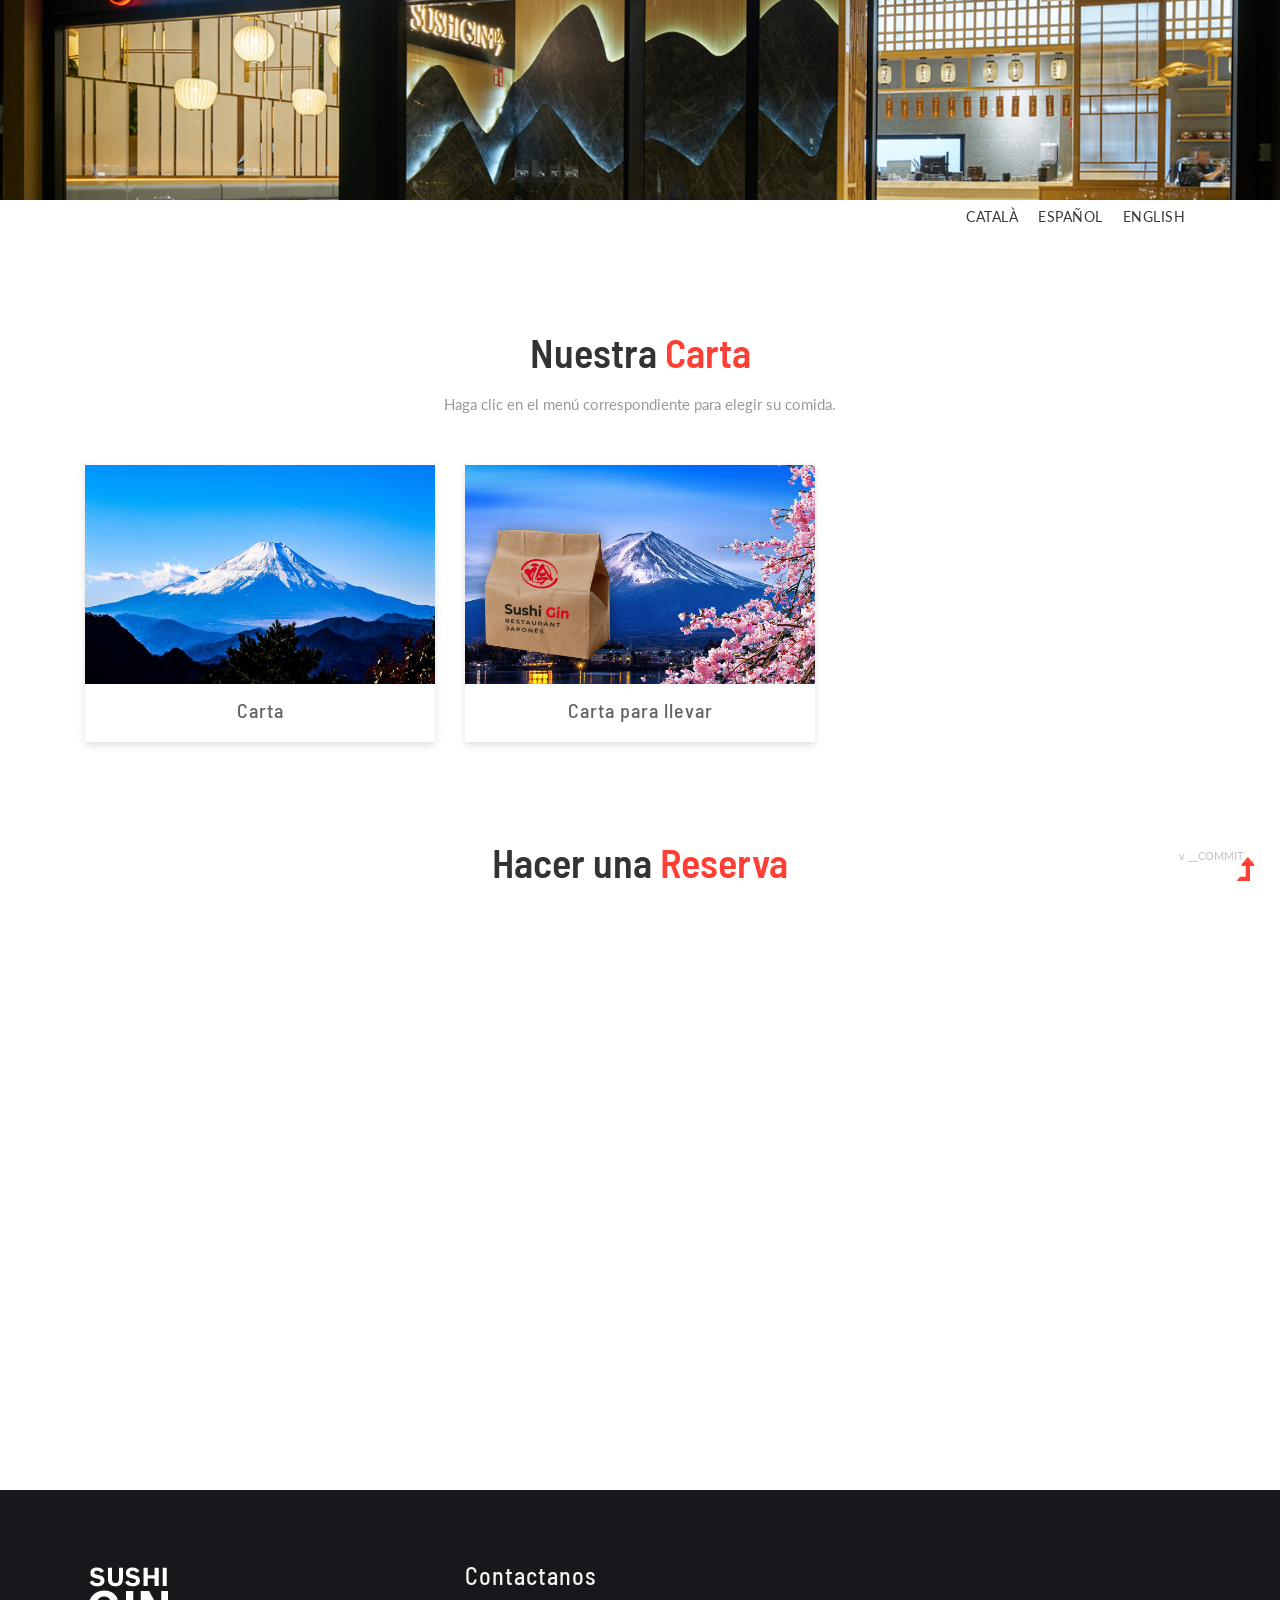
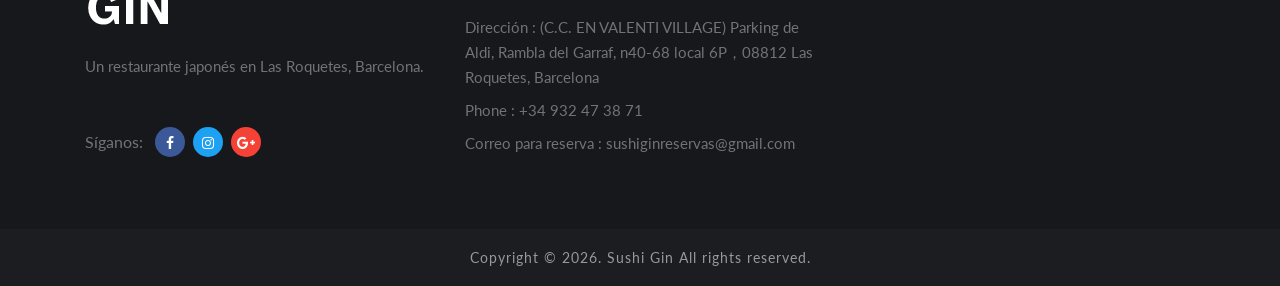
<file: menu_es.html>
<!DOCTYPE html>
<html lang="zxx">

<head>
	<title>Menu</title>
	<!-- Meta tag Keywords -->
	<meta name="viewport" content="width=device-width, initial-scale=1">
	<meta charset="UTF-8" />
	<meta name="keywords"
		content="" />
	<script>
		addEventListener("load", function () {
			setTimeout(hideURLbar, 0);
		}, false);

		function hideURLbar() {
			window.scrollTo(0, 1);
		}
	</script>
	<!--// Meta tag Keywords -->

	<!-- Custom-Files -->
	<link rel="stylesheet" href="css/bootstrap.css">
	<!-- Bootstrap-Core-CSS -->
	<link rel="stylesheet" href="css/style.css" type="text/css" media="all" />
	<!-- Style-CSS -->
	<link href="css/font-awesome.min.css" rel="stylesheet">
	<!-- Font-Awesome-Icons-CSS -->
	<!-- //Custom-Files -->

	<!-- Web-Fonts -->
	<link
		href="http://fonts.googleapis.com/css?family=Lato:100,100i,300,300i,400,400i,700,700i,900,900i&amp;subset=latin-ext"
		rel="stylesheet">
	<link
		href="http://fonts.googleapis.com/css?family=Barlow+Semi+Condensed:100,100i,200,200i,300,300i,400,400i,500,500i,600,600i,700,700i,800,800i,900,900i"
		rel="stylesheet">
	<!-- //Web-Fonts -->
</head>

<body>
	<!-- header -->
	<header id="home">


	
	<!-- banner -->
	<div class="main-banner-2">

	</div>
	<!-- //banner -->

<!-- header 2 -->
	<!-- navigation -->
	<div class="main-top py-1">
		<div class="container">
			<div class="nav-content">

				<!-- nav -->
				<div class="nav_web-dealingsls">
					<nav>
						<label for="drop" class="toggle">Language</label>
						<input type="checkbox" id="drop" />
						<ul class="menu">
							<li><a href="menu_ca.html">Català</a></li>
							<li><a href="menu_es.html">Español</a></li>
							<li><a href="menu_en.html">English</a></li>

							<li>

							</li>
						</ul>
					</nav>
				</div>
				<!-- //nav -->
			</div>
		</div>
	</div>
	<!-- //navigation -->
	<!-- //header 2 -->
		
		
	<!-- menu -->
	<section class="portfolio py-5">
		<div class="container py-xl-5 py-lg-3">
			<div class="title-section text-center mb-md-5 mb-4">
				<h3 class="w3ls-title mb-3">Nuestra <span>Carta</span></h3>
				<p class="titile-para-text mx-auto">Haga clic en el menú correspondiente para elegir su comida.</p>
			</div>
			<div class="row mt-4">
				<div class="col-md-4">
					<div class="gallery-demo">
						<a href="/images/SushiGin_ES.pdf">
							<img src="images/blog1.jpg" alt=" " class="img-fluid" />
							<h4 class="p-mask">Carta</h4>
						</a>
					</div>
				</div>

				<div class="col-md-4 mt-md-0 mt-4">
					<div class="gallery-demo">
						<a href="/images/SushiGin_ES-llevar.pdf">
							<img src="images/takeaway.jpg" alt=" " class="img-fluid" />
							<h4 class="p-mask">Carta para llevar</h4>
						</a>
					</div>
				</div>

		</div>
	</section>

	<!-- gallery model-->

<div class="title-section text-center mb-md-5 mb-4">
				<h3 class="w3ls-title mb-3">Hacer una <span>Reserva</span></h3>
			</div>		
<script type="text/javascript"
                                                                                        src="https://www.covermanager.com/js/iframeResizer.min.js"></script><iframe
                                                            id="restaurante-sushigin" title="Reservas"
                                                            src="https://www.covermanager.com/reservation/module_restaurant/restaurante-sushigin/spanish"
                                                            allow="payment" frameborder="0" height="550" width="100%" onload="iFrameResize();"></iframe>
		
		

	<!-- //menu -->

	<!-- footer -->
	<footer class="py-5">
		<div class="container py-xl-4">
			<div class="row footer-top">
				<div class="col-lg-4 footer-grid_section_1its footer-text">
					<!-- logo -->
					<h2>

							<img src="images/logo.png" 
						</a>
					</h2>
					<!-- //logo -->
					<p class="mt-lg-4 mt-3 mb-lg-5 mb-4">Un restaurante japonés en Las Roquetes, Barcelona.</p>
					<!-- social icons -->
					<ul class="top-right-info">
						<li>
							<p>Síganos:</p>
						</li>
						<li class="facebook-w3">
							<a href="#facebbok">
								<span class="fa fa-facebook-f"></span>
							</a>
						</li>
						<li class="twitter-w3">
							<a href="">
								<span class="fa fa-instagram"></span>
							</a>
						</li>
						<li class="google-w3">
							<a href="#google">
								<span class="fa fa-google-plus"></span>
							</a>
						</li>

					</ul>
					<!-- //social icons -->
				</div>
				<div class="col-lg-4 footer-grid_section_1its my-lg-0 my-sm-4 my-4">
					<div class="footer-title">
					  <h3>Contactanos</h3>
					</div>
					<div class="footer-text mt-4">
						<p>Dirección : (C.C. EN VALENTI VILLAGE) Parking de Aldi, Rambla del Garraf, n40-68 local 6P，08812 Las Roquetes, Barcelona</p>
						<p class="my-2">Phone : +34 932 47 38 71</p>
						<p>Correo para reserva : <a href="mailto:sushigin2022@gmail.com">sushiginreservas@gmail.com</a></p>
					</div>


				</div>
				<div class="col-lg-4 footer-grid_section_1its">


				</div>
			</div>
		</div>
	</footer>
	<!-- //footer -->
	<!-- copyright -->
	<div class="cpy-right text-center py-3">
		<p>Copyright &copy; 2026. Sushi Gin All rights reserved.</a></p>
	</div>
	<!-- //copyright -->
	<!-- move top icon -->
	<a href="#home" class="move-top text-center">
		<span class="fa fa-level-up" aria-hidden="true"></span>
	</a>
	<!-- //move top icon -->

	<!-- version -->
	<div class="site-version" style="position:fixed; right:2%; bottom:4%; font-size:11px; color:#999; opacity:.6; z-index:1;">v __COMMIT__</div>

</body>

</html>
</file>
<file: assets/css/style.css>
/* ============================================================
   SushiGin — base stylesheet
   Direction: bright, modern Japanese. Vermilion is the one bold
   note; indigo + sparing gold stay quiet. Display = Shippori Mincho
   (mincho serif, supports 漢字), body = Zen Kaku Gothic New.
   ============================================================ */

:root {
  /* palette */
  --ground:      #FBF8F3;   /* warm off-white */
  --surface:     #FFFFFF;
  --surface-alt: #F3EEE4;   /* faint sand panel */
  --ink:         #1A2238;   /* deep indigo */
  --ink-soft:    #5B6072;   /* muted body text */
  --ink-faint:   #9AA0AE;
  --accent:      #C8472F;   /* vermilion / hanko red */
  --accent-deep: #A5371F;
  --gold:        #B5894E;   /* quiet secondary */
  --line:        #E4DCCD;   /* hairline on ground */
  --line-soft:   #EFE9DD;

  /* type */
  --font-display: "Shippori Mincho", Georgia, "Times New Roman", serif;
  --font-body:    "Zen Kaku Gothic New", system-ui, -apple-system, "Segoe UI", sans-serif;

  /* scale */
  --step--1: clamp(.78rem, .76rem + .1vw, .85rem);
  --step-0:  clamp(1rem, .97rem + .15vw, 1.08rem);
  --step-1:  clamp(1.2rem, 1.1rem + .5vw, 1.45rem);
  --step-2:  clamp(1.5rem, 1.3rem + 1vw, 2rem);
  --step-3:  clamp(2rem, 1.6rem + 2vw, 3.1rem);
  --step-4:  clamp(2.7rem, 2rem + 3.6vw, 5rem);

  /* space / shape */
  --gutter: clamp(1.1rem, 3vw, 2.4rem);
  --maxw: 1180px;
  --radius: 14px;
  --radius-lg: 22px;
  --shadow: 0 18px 50px -28px rgba(26, 34, 56, .35);
  --shadow-soft: 0 8px 30px -20px rgba(26, 34, 56, .4);
  --ease: cubic-bezier(.22, .61, .36, 1);
}

/* ---------- reset ---------- */
*, *::before, *::after { box-sizing: border-box; }
html { -webkit-text-size-adjust: 100%; scroll-behavior: smooth; overflow-x: clip; }
body {
  margin: 0;
  background: var(--ground);
  color: var(--ink);
  font-family: var(--font-body);
  font-size: var(--step-0);
  line-height: 1.65;
  -webkit-font-smoothing: antialiased;
  text-rendering: optimizeLegibility;
  overflow-x: clip;   /* off-canvas mobile menu must not create horizontal scroll */
}
img { max-width: 100%; display: block; }
a { color: inherit; text-decoration: none; }
button { font: inherit; color: inherit; cursor: pointer; }
h1, h2, h3, h4 { font-family: var(--font-display); font-weight: 600; line-height: 1.12; margin: 0; }

@media (prefers-reduced-motion: reduce) {
  html { scroll-behavior: auto; }
  *, *::before, *::after { animation-duration: .001ms !important; transition-duration: .001ms !important; }
}

/* ---------- layout ---------- */
.container { width: 100%; max-width: var(--maxw); margin-inline: auto; padding-inline: var(--gutter); }
.section { padding-block: clamp(3.5rem, 8vw, 7rem); }
.section--tight { padding-block: clamp(2.5rem, 5vw, 4rem); }
.section--sand { background: var(--surface-alt); }

/* eyebrow: kanji + romaji label, echoing the printed menu's section heads */
.eyebrow {
  display: inline-flex; align-items: baseline; gap: .6em;
  font-size: var(--step--1); letter-spacing: .26em; text-transform: uppercase;
  color: var(--accent); font-weight: 700; margin: 0 0 .9rem;
}
.eyebrow .kanji {
  font-family: var(--font-display); font-size: 1.5em; letter-spacing: 0;
  text-transform: none; color: var(--gold); line-height: 1;
}
.section-title { font-size: var(--step-3); letter-spacing: -.01em; }
.section-lead { color: var(--ink-soft); max-width: 56ch; margin: 1rem 0 0; }
.center { text-align: center; }
.center .eyebrow { justify-content: center; }
.center .section-lead { margin-inline: auto; }

/* ---------- buttons ---------- */
.btn {
  display: inline-flex; align-items: center; justify-content: center; gap: .6em;
  padding: .85em 1.5em; border-radius: 999px; border: 1.5px solid transparent;
  font-weight: 600; font-size: var(--step--1); line-height: 1; letter-spacing: .01em;
  transition: transform .25s var(--ease), background .25s var(--ease), color .25s var(--ease), border-color .25s var(--ease);
  white-space: nowrap;
}
.btn:hover { transform: translateY(-2px); }
.btn--accent { background: var(--accent); color: #fff; }
.btn--accent:hover { background: var(--accent-deep); }
.btn--ghost { border-color: var(--ink); color: var(--ink); background: transparent; }
.btn--ghost:hover { background: var(--ink); color: var(--ground); }
.btn--light { border-color: rgba(255,255,255,.7); color: #fff; }
.btn--light:hover { background: #fff; color: var(--ink); border-color: #fff; }

:focus-visible { outline: 3px solid var(--accent); outline-offset: 3px; border-radius: 4px; }

/* ============================================================
   NAV
   ============================================================ */
.site-nav {
  position: fixed; inset: 0 0 auto 0; z-index: 60;
  display: flex; align-items: center; justify-content: space-between;
  gap: 1rem; padding: .7rem var(--gutter);
  background: color-mix(in srgb, var(--ground) 86%, transparent);
  backdrop-filter: blur(12px);
  border-bottom: 1px solid transparent;
  transition: border-color .3s var(--ease), background .3s var(--ease), padding .3s var(--ease);
}
.site-nav.is-scrolled { border-bottom-color: var(--line); background: color-mix(in srgb, var(--ground) 94%, transparent); }
.brand { display: inline-flex; align-items: center; gap: .55rem; font-family: var(--font-display); font-weight: 700; font-size: 1.25rem; letter-spacing: .02em; }
.brand .mark { width: 1.85rem; height: 1.85rem; border-radius: 50%; object-fit: cover; display: block; }
.nav-links { display: flex; align-items: center; gap: clamp(1rem, 2.4vw, 2.1rem); list-style: none; margin: 0; padding: 0; }
.nav-links a { font-size: var(--step--1); font-weight: 600; letter-spacing: .02em; position: relative; padding-block: .3rem; }
.nav-links a::after { content: ""; position: absolute; left: 0; bottom: 0; width: 0; height: 2px; background: var(--accent); transition: width .3s var(--ease); }
.nav-links a:hover::after, .nav-links a.is-active::after { width: 100%; }
.nav-right { display: flex; align-items: center; gap: 1rem; }

/* language switcher */
.lang { display: inline-flex; align-items: center; gap: .15rem; padding: .25rem; border: 1px solid var(--line); border-radius: 999px; background: var(--surface); }
.lang button { padding: .25rem .55rem; border: none; background: transparent; border-radius: 999px; font-size: var(--step--1); font-weight: 700; letter-spacing: .04em; color: var(--ink-soft); transition: background .2s, color .2s; }
.lang button.is-active { background: var(--ink); color: var(--ground); }

/* mobile nav toggle */
.nav-toggle { display: none; width: 42px; height: 42px; border: 1px solid var(--line); border-radius: 12px; background: var(--surface); align-items: center; justify-content: center; }
.nav-toggle span, .nav-toggle span::before, .nav-toggle span::after { content: ""; display: block; width: 18px; height: 2px; background: var(--ink); transition: transform .3s var(--ease), opacity .2s; }
.nav-toggle span::before { transform: translateY(-6px); } .nav-toggle span::after { transform: translateY(4px); }

@media (max-width: 860px) {
  /* drop the blur on mobile: backdrop-filter creates a containing block that
     would trap the position:fixed drawer inside the ~56px nav bar */
  .site-nav { backdrop-filter: none; background: color-mix(in srgb, var(--ground) 95%, transparent); }
  .site-nav.is-scrolled { background: color-mix(in srgb, var(--ground) 98%, transparent); }
  .nav-toggle { display: inline-flex; }
  .nav-links {
    position: fixed; inset: 0 0 0 auto; width: min(80vw, 320px); z-index: 70;
    flex-direction: column; align-items: flex-start; justify-content: center;
    gap: 1.6rem; padding: 6rem 2rem 2rem; background: var(--ground); box-shadow: var(--shadow);
    transform: translateX(100%); transition: transform .35s var(--ease);
  }
  .nav-links.is-open { transform: translateX(0); }
  .nav-links a { font-size: var(--step-1); }
  /* dim backdrop behind the open drawer. MUST sit below .site-nav (z-60):
     the drawer's z-70 is trapped inside the nav's stacking context, so a
     scrim above the nav would also cover — and block clicks on — the drawer. */
  .nav-scrim { position: fixed; inset: 0; z-index: 50; background: rgba(16,20,34,.42);
    opacity: 0; visibility: hidden; transition: opacity .35s var(--ease), visibility .35s; }
  .nav-scrim.is-open { opacity: 1; visibility: visible; }
}

/* ============================================================
   HERO
   ============================================================ */
.hero { position: relative; min-height: 100svh; display: grid; align-items: end; color: #fff; overflow: hidden; }
.hero__media { position: absolute; inset: 0; z-index: -2; }
.hero__media img { width: 100%; height: 100%; object-fit: cover; }
.hero__media::after {
  content: ""; position: absolute; inset: 0;
  background:
    linear-gradient(180deg, rgba(16,20,34,.42) 0%, rgba(16,20,34,.22) 42%, rgba(16,20,34,.9) 100%),
    linear-gradient(75deg, rgba(16,20,34,.6) 0%, rgba(16,20,34,.15) 52%, rgba(16,20,34,0) 75%);
}
/* giant seal watermark — brand-specific motif */
.hero__kanji {
  position: absolute; z-index: -1; right: -6vw; top: 50%; transform: translateY(-50%);
  width: 78vh; height: 78vh; max-width: 90vw; border-radius: 50%; object-fit: cover;
  opacity: .16; pointer-events: none; user-select: none;
}
.hero__inner { padding-bottom: clamp(3rem, 8vh, 6rem); padding-top: 7rem; }
.hero__eyebrow { display: inline-flex; flex-wrap: wrap; gap: .4em .6em; align-items: center; font-size: var(--step--1); letter-spacing: .26em; text-transform: uppercase; font-weight: 700; color: #fff; }
.hero__eyebrow .dot { width: 7px; height: 7px; border-radius: 50%; background: var(--accent); }
.hero h1 { font-size: var(--step-4); margin: 1.2rem 0 .4rem; letter-spacing: -.015em; max-width: 16ch; text-shadow: 0 2px 24px rgba(10,12,22,.45); }
.hero__tag { font-size: var(--step-1); font-family: var(--font-display); font-weight: 400; font-style: italic; color: #fff; text-shadow: 0 1px 16px rgba(10,12,22,.5); }
.hero__sub { max-width: 46ch; margin: 1.1rem 0 0; color: rgba(255,255,255,.92); text-shadow: 0 1px 14px rgba(10,12,22,.55); }
.hero__cta { display: flex; flex-wrap: wrap; gap: .9rem; margin-top: 2rem; }
.hero__cta .btn { padding: 1.05em 2em; font-size: var(--step-0); }
.hero__scroll { margin-top: 2.6rem; display: inline-flex; align-items: center; gap: .6rem; font-size: var(--step--1); letter-spacing: .2em; text-transform: uppercase; color: rgba(255,255,255,.8); }
.hero__scroll .line { width: 46px; height: 1px; background: rgba(255,255,255,.6); position: relative; overflow: hidden; }
.hero__scroll .line::after { content: ""; position: absolute; inset: 0; width: 40%; background: var(--accent); animation: slide 2.4s var(--ease) infinite; }
@keyframes slide { 0% { transform: translateX(-100%); } 100% { transform: translateX(250%); } }

/* ============================================================
   CONCEPT (buffet infinity)
   ============================================================ */
.concept { display: grid; grid-template-columns: 1.05fr .95fr; gap: clamp(2rem, 5vw, 4.5rem); align-items: center; }
.concept__media { position: relative; border-radius: var(--radius-lg); overflow: hidden; box-shadow: var(--shadow); aspect-ratio: 4/3; }
.concept__media img { width: 100%; height: 100%; object-fit: cover; }
.concept__badge {
  position: absolute; left: 1.2rem; bottom: 1.2rem; background: var(--surface);
  border-radius: var(--radius); padding: .9rem 1.1rem; box-shadow: var(--shadow-soft);
  display: flex; align-items: center; gap: .7rem;
}
.concept__badge .inf { font-family: var(--font-display); font-size: 2.2rem; color: var(--accent); line-height: 1; }
.concept__badge small { display: block; font-size: var(--step--1); color: var(--ink-soft); line-height: 1.3; }
.rules { list-style: none; margin: 1.8rem 0 0; padding: 0; display: grid; gap: 1rem; }
.rules li { display: grid; grid-template-columns: auto 1fr; gap: .9rem; align-items: start; }
.rules .num { font-family: var(--font-display); color: var(--accent); font-weight: 700; font-size: 1.1rem; min-width: 1.6em; }
.rules b { display: block; }
.rules span { color: var(--ink-soft); font-size: var(--step--1); }

@media (max-width: 820px) { .concept { grid-template-columns: 1fr; } .concept__media { aspect-ratio: 3/2; } }

/* ============================================================
   STATS / TRUST
   ============================================================ */
.stats { display: grid; grid-template-columns: repeat(4, 1fr); gap: 1.5rem; }
.stat { text-align: center; padding: 1.4rem 1rem; border-radius: var(--radius); }
.stat .big { font-family: var(--font-display); font-size: var(--step-3); line-height: 1; min-height: 1em; color: var(--ink); display: flex; align-items: center; justify-content: center; gap: .25rem; }
.stat .big .star { color: var(--gold); font-size: .7em; }
.stat .stars { position: relative; display: inline-block; font-size: .64em; line-height: 1; letter-spacing: .06em; color: var(--line); white-space: nowrap; }
.stat .stars::before { content: "\2605\2605\2605\2605\2605"; }
.stat .stars__fill { position: absolute; left: 0; top: 0; bottom: 0; width: 90%; overflow: hidden; color: var(--gold); }
.stat .stars__fill::before { content: "\2605\2605\2605\2605\2605"; }
.stat .lbl { color: var(--ink-soft); font-size: var(--step--1); letter-spacing: .04em; margin-top: .3rem; }
.stat + .stat { border-left: 1px solid var(--line); }
@media (max-width: 720px) { .stats { grid-template-columns: repeat(2, 1fr); } .stat + .stat { border-left: none; } .stat:nth-child(even) { border-left: 1px solid var(--line); } }

/* ============================================================
   GALLERY (grid + lightbox)
   ============================================================ */
.gallery-grid { display: grid; grid-template-columns: repeat(4, 1fr); gap: .9rem; }
.gallery-grid.is-preview { grid-template-columns: repeat(3, 1fr); }
.g-item { position: relative; overflow: hidden; border-radius: var(--radius); aspect-ratio: 1; background: var(--surface-alt); border: none; padding: 0; }
.g-item img { width: 100%; height: 100%; object-fit: cover; transition: transform .6s var(--ease); }
.g-item::after { content: "＋"; position: absolute; inset: 0; display: grid; place-items: center; color: #fff; font-size: 1.8rem; background: rgba(26,34,56,0); opacity: 0; transition: background .3s, opacity .3s; }
.g-item:hover img { transform: scale(1.06); }
.g-item:hover::after { background: rgba(26,34,56,.32); opacity: 1; }
.g-item.tall { aspect-ratio: 1 / 1.4; }
/* extra images stay hidden until "view full gallery" — same grid, so no gap opens up */
.g-item.is-extra { display: none; }
.gallery-grid.show-all .g-item.is-extra { display: block; }
@media (max-width: 900px) { .gallery-grid, .gallery-grid.is-preview { grid-template-columns: repeat(2, 1fr); } }

/* lightbox */
.lightbox { position: fixed; inset: 0; z-index: 100; display: none; place-items: center; background: rgba(14,17,28,.92); padding: 4vw; }
.lightbox.is-open { display: grid; }
.lightbox img { max-width: 90vw; max-height: 82vh; border-radius: 10px; box-shadow: 0 30px 80px -20px rgba(0,0,0,.7); }
.lb-btn { position: absolute; top: 50%; transform: translateY(-50%); width: 54px; height: 54px; border-radius: 50%; border: 1px solid rgba(255,255,255,.35); background: rgba(255,255,255,.08); color: #fff; font-size: 1.4rem; display: grid; place-items: center; transition: background .2s; }
.lb-btn:hover { background: rgba(255,255,255,.2); }
.lb-prev { left: 3vw; } .lb-next { right: 3vw; }
.lb-close { position: absolute; top: 3vh; right: 3vw; width: 48px; height: 48px; border-radius: 50%; border: 1px solid rgba(255,255,255,.35); background: transparent; color: #fff; font-size: 1.3rem; }
.lb-count { position: absolute; bottom: 3vh; left: 0; right: 0; text-align: center; color: rgba(255,255,255,.8); font-size: var(--step--1); letter-spacing: .15em; }
@media (max-width: 640px) { .lb-prev { left: 1rem; } .lb-next { right: 1rem; } .lb-btn { width: 44px; height: 44px; } }

/* ============================================================
   RESERVATION
   ============================================================ */
.reserve-note { max-width: 620px; margin: 0 auto 1.4rem; text-align: center; font-size: var(--step--1); color: var(--ink); background: var(--surface); border: 1px solid var(--line); border-radius: 999px; padding: .7rem 1.3rem; box-shadow: var(--shadow-soft); }
.reserve-note::before { content: "ℹ"; color: var(--accent); font-weight: 700; margin-right: .5em; }
.reserve-note a { color: var(--accent); font-weight: 700; white-space: nowrap; }
.reserve-note a:hover { text-decoration: underline; }
.reserve-note + .reserve-note { margin-top: -.6rem; }
.reserve-note--holiday::before { content: "📅"; margin-right: .45em; }
@media (max-width: 600px) { .reserve-note { border-radius: var(--radius); } }
.reserve-wrap { background: var(--surface); border: 1px solid var(--line); border-radius: var(--radius-lg); padding: clamp(1rem, 3vw, 2rem); box-shadow: var(--shadow-soft); overflow: hidden; }
/* fixed height (no auto-resizer): the CoverManager resizer over-reported height
   and left a huge blank area below the widget. Side-by-side on desktop is short;
   the module stacks (calendar over form) on phones, so it needs more height there. */
.reserve-wrap iframe { width: 100%; border: 0; display: block; border-radius: 10px; height: 500px; }
/* give the CoverManager widget the full width on phones so it doesn't scroll sideways;
   the module stacks vertically there so it needs more height */
@media (max-width: 600px) { .reserve-wrap { padding: .35rem; border-radius: var(--radius); } .reserve-wrap iframe { border-radius: 8px; height: 720px; } }

/* ============================================================
   FOOTER
   ============================================================ */
.footer { background: var(--ink); color: rgba(255,255,255,.82); padding-block: clamp(3rem, 6vw, 4.5rem) 2rem; }
.contact-map { margin-top: 1.1rem; border-radius: var(--radius); overflow: hidden; border: 1px solid rgba(255,255,255,.14); max-width: 320px; }
.contact-map iframe { width: 100%; height: 168px; border: 0; display: block; }
.footer a:hover { color: #fff; }
.footer-grid { display: grid; grid-template-columns: 1.3fr 1fr 1fr; gap: clamp(1.6rem, 4vw, 3rem); }
.footer .brand { color: #fff; }
.footer h4 { font-size: var(--step--1); letter-spacing: .2em; text-transform: uppercase; color: var(--gold); margin-bottom: 1rem; font-family: var(--font-body); font-weight: 700; }
.footer p { margin: .35rem 0; font-size: var(--step--1); color: rgba(255,255,255,.78); }
.footer .socials { display: flex; gap: .7rem; margin-top: 1.1rem; }
.footer .socials a { width: 40px; height: 40px; border-radius: 50%; border: 1px solid rgba(255,255,255,.25); display: grid; place-items: center; transition: background .2s, border-color .2s; }
.footer .socials a:hover { background: var(--accent); border-color: var(--accent); }
.footer-bottom { border-top: 1px solid rgba(255,255,255,.14); margin-top: 2.4rem; padding-top: 1.4rem; display: flex; flex-wrap: wrap; gap: .6rem; justify-content: space-between; font-size: var(--step--1); color: rgba(255,255,255,.55); }
@media (max-width: 820px) { .footer-grid { grid-template-columns: 1fr 1fr; } }
@media (max-width: 520px) { .footer-grid { grid-template-columns: 1fr; } }

/* ============================================================
   reveal-on-scroll — only hides when JS is active (.js on <html>),
   so content is always visible if JS is slow, fails, or disabled.
   ============================================================ */
.js .reveal { opacity: 0; transform: translateY(24px); transition: opacity .7s var(--ease), transform .7s var(--ease); }
.js .reveal.is-in { opacity: 1; transform: none; }

/* ============================================================
   MENU PAGE
   ============================================================ */
.menu-hero { padding-top: 8.5rem; padding-bottom: 1rem; text-align: center; }
.menu-hero .section-lead { margin-inline: auto; }

.menu-pdf { display: flex; flex-wrap: wrap; gap: .8rem; justify-content: center; margin-top: 1.6rem; }

/* sticky category tabs */
.menu-tabs-wrap { position: sticky; top: 58px; z-index: 40; background: color-mix(in srgb, var(--ground) 92%, transparent); backdrop-filter: blur(10px); border-bottom: 1px solid var(--line); }
.menu-tabs { display: flex; gap: .4rem; overflow-x: auto; padding: .7rem var(--gutter); max-width: var(--maxw); margin-inline: auto; scrollbar-width: none; -ms-overflow-style: none; }
.menu-tabs::-webkit-scrollbar { display: none; }
.menu-tabs button {
  flex: 0 0 auto; border: 1px solid var(--line); background: var(--surface);
  border-radius: 999px; padding: .45rem 1rem; font-size: var(--step--1); font-weight: 600;
  color: var(--ink-soft); display: inline-flex; align-items: baseline; gap: .45rem; transition: all .2s;
}
.menu-tabs button .k { font-family: var(--font-display); color: var(--gold); font-size: 1.05em; }
.menu-tabs button.is-active { background: var(--ink); color: #fff; border-color: var(--ink); }
.menu-tabs button.is-active .k { color: var(--accent); }

.menu-cat { padding-top: clamp(2.4rem, 5vw, 3.5rem); }
.menu-cat__head { display: flex; align-items: baseline; gap: .9rem; margin-bottom: 1.6rem; border-bottom: 2px solid var(--ink); padding-bottom: .7rem; }
.menu-cat__head .k { font-family: var(--font-display); color: var(--accent); font-size: var(--step-2); line-height: 1; }
.menu-cat__head h2 { font-size: var(--step-2); }

.menu-items { display: grid; grid-template-columns: repeat(2, 1fr); gap: .2rem 2.6rem; }
.m-item { display: grid; grid-template-columns: 84px 1fr; gap: 1rem; align-items: start; padding: 1rem 0; border-bottom: 1px dashed var(--line); }
/* photos come from the PDF on white backgrounds with the dish off-centre,
   so contain (not cover) keeps each whole dish centred and consistently framed */
.m-item__photo { width: 84px; height: 84px; border-radius: 14px; object-fit: contain; background: #fff; padding: 3px; box-shadow: var(--shadow-soft); }
.m-item.no-photo { grid-template-columns: 1fr; }
.m-item__body { min-width: 0; }
.m-item__row { display: flex; justify-content: space-between; align-items: flex-start; gap: .8rem; }
.m-item__head { display: flex; flex-wrap: wrap; align-items: baseline; gap: .15rem .5rem; }
.m-item__code { font-variant-numeric: tabular-nums; font-weight: 700; color: var(--accent); font-size: var(--step--1); letter-spacing: .05em; }
.m-item__name { font-weight: 700; font-size: var(--step-0); }
.m-item__tags { display: inline-flex; gap: .35rem; align-self: center; }
.tag-chip { font-size: .62rem; font-weight: 700; letter-spacing: .05em; padding: .12em .5em; border-radius: 999px; text-transform: uppercase; }
.tag-chip.spicy { background: #fbe7e2; color: var(--accent-deep); }
.tag-chip.vegan { background: #e6f0e2; color: #3f7a34; }
.m-item__allerg { display: flex; flex-wrap: wrap; gap: .35rem; margin-top: .4rem; }
.m-item__desc { color: var(--ink-soft); font-size: var(--step--1); margin-top: .45rem; }
.allg { width: 1.4rem; height: 1.4rem; border-radius: 50%; object-fit: cover; flex: 0 0 auto; vertical-align: middle; }
@media (max-width: 780px) { .menu-items { grid-template-columns: 1fr; gap: 0; } }

/* allergen legend */
.legend { display: flex; flex-wrap: wrap; gap: .7rem 1.3rem; margin-top: 1.4rem; }
.legend span { display: inline-flex; align-items: center; gap: .5rem; font-size: var(--step--1); color: var(--ink-soft); }
.menu-note { color: var(--ink-soft); font-size: var(--step--1); margin-top: 1rem; }
</file>
<file: css/style.css>
/*-- Reset Code --*/
body {
    padding: 0;
    margin: 0;
    background: #FFF;
    font-family: 'Lato', sans-serif;
}

body a:hover {
    text-decoration: none;
}

body a:focus,
a:hover {
    text-decoration: none;
}

body a:hover,
body button:hover {
    opacity: .8;
}

h1,
h2,
h3,
h4,
h5,
h6 {
    margin: 0;
    padding: 0;
    font-family: 'Barlow Semi Condensed', sans-serif;

}

p {
    margin: 0;
    padding: 0;
    font-size: 17px;
    line-height: 25px;
    color: #999;
    font-family: 'Lato', sans-serif;
    font-weight: normal;
}

ul,
ol {
    margin: 0;
    padding: 0;
}

label {
    margin: 0;
}

a:focus,
a:hover {
    text-decoration: none;
    outline: none
}

.text-wh {
    color: #fff;
}

.text-da {
    color: #343a40;
}

.text-li {
    color: #f8f9fa;
}

html {
    scroll-behavior: smooth;
}

/* //Reset Code */

/* bottom-to-top */
a.move-top {
    position: fixed;
    bottom: 1.5%;
    right: 2%;
    z-index: 0;
}

a.move-top span {
    color: #ff3f34;
    font-size: 30px;
}

/* //bottom-to-top */

/* header */
/* top bar */
.header-top_w3layouts {
    padding: 0 .5em;
}

/* social icons */
.top-right-info li a {
    color: #fff;
    width: 30px;
    height: 30px;
    line-height: 30px;
    text-align: center;
    border-radius: 50%;
    margin: 0 2px;
    display: inline-block;
    transition: 0.3s all;
    -webkit-transition: 0.3s all;
    -moz-transition: 0.3s all;
    -o-transition: 0.3s all;
    -ms-transition: 0.3s all;
}

.top-right-info li a span {
    color: #fff;
    font-size: 14px;
}

.top-right-info li p {
    margin-right: 6px;
    font-size: 16px;
}

.top-right-info li.facebook-w3 a {
    background: #3b5998;
}

.top-right-info li.twitter-w3 a {
    background: #1da1f2;
}

.top-right-info li.google-w3 a {
    background: #F44336;
}

.top-right-info li.dribble-w3 a {
    background: #ea4c89;
}

.top-right-info li {
    display: inline-block;
}

nav li:last-child {
    margin: 0;
}

/* //social icons */
.header-top_w3layouts p,
.header-w3layouts p,
.top-w3layouts p {
    font-size: 14px;
}

a.login-button-2 {
    letter-spacing: 1px;
    font-size: 12px;
    background: #05c46b;
    padding: 8px 20px;
    border-radius: 4px;
    color: #fff;
}

.middle-flex {
    align-items: center;
}

/* //top bar */
/* header 2 */
.nav-content {
    display: flex;
    align-items: center;
}

.nav_web-dealingsls {
    margin-left: auto;
}

/* navigation */
/* CSS Document */
.toggle-2,
.toggle,
[id^=drop] {
    display: none;
}

/* Giving a background-color to the nav container. */
nav {
    margin: 0;
    padding: 0;
}

/* Since we'll have the "ul li" "float:left"
 * we need to add a clear after the container. */
nav:after {
    content: "";
    display: table;
    clear: both;
}

/* Removing padding, margin and "list-style" from the "ul",
 * and adding "position:reltive" */
nav ul {
    padding: 0;
    margin: 0;
    list-style: none;
    position: relative;
}

/* Positioning the navigation items inline */
nav ul li {
    display: inline-block;
    float: left;
}

/* Styling the links */
nav li {
    margin: 0 10px;
}

nav a {
    color: #3a3939;
    font-weight: 400;
    font-size: 14px;
    display: inline-block;
    text-transform: uppercase;
    letter-spacing: .5px;
}

/* Background color change on Hover */
nav a:hover {
    color: #3a3939;
}

/* Hide Dropdowns by Default
 * and giving it a position of absolute */
nav ul ul {
    display: none;
    position: absolute;
    top: 24px;
    background: #fff;
    padding: 10px;
    z-index: 9;
    border: 1px solid #e4e4e4;
    /* has to be the same number as the "line-height" of "nav a" */
}

/* Display Dropdowns on Hover */
nav ul li:hover>ul {
    display: inherit;
}

/* Fisrt Tier Dropdown */
nav ul ul li {
    width: 170px;
    float: none;
    display: list-item;
    position: relative;
    margin: 0;
}

nav ul ul li a {
    display: block;
    font-size: 13px;
    padding: 6px 10px;
}

a.drop-text:hover {
    background: #f5f5f5;
}

/* Second, Third and more Tiers	
 * We move the 2nd and 3rd etc tier dropdowns to the left
 * by the amount of the width of the first tier.
*/
nav ul ul ul li {
    position: relative;
    top: -60px;
    /* has to be the same number as the "width" of "nav ul ul li" */
    left: 170px;
}

/* Change ' +' in order to change the Dropdown symbol */
li>a:only-child:after {
    content: '';
}

/* Media Queries
--------------------------------------------- */
@media all and (max-width : 991px) {
    #logo {
        float: left;
    }

    /* Hide the navigation menu by default */
    /* Also hide the  */
    .toggle+a,
    .menu {
        display: none;
    }


    /* Stylinf the toggle lable */
    .toggle {
        display: block;
        padding: 8px 15px 10px;
        font-size: 15px;
        text-decoration: none;
        border: none;
        float: right;
        background-color: #eee;
        color: #111;
        border-radius: 4px;
        -webkit-border-radius: 4px;
        -o-border-radius: 4px;
        -ms-border-radius: 4px;
        -moz-border-radius: 4px;
        margin-bottom: 0;
        cursor: pointer;
        margin-top: 8px;
    }

    .menu .toggle {
        float: none;
        text-align: center;
        margin: auto;
        max-width: 70px;
        padding: 5px 0;
        font-weight: normal;
        font-size: 14px;
        background: transparent;
        color: #3a3939;
        text-transform: uppercase;
        letter-spacing: .5px;
    }

    .toggle:hover {
        opacity: .8;
    }

    /* Display Dropdown when clicked on Parent Lable */
    [id^=drop]:checked+ul {
        display: block;
        padding: 15px 0;
        text-align: center;
        width: 100%;
        background: #f9f9f9;
        border: 1px solid #e2e2e2;
    }

    nav ul {
        float: right;
    }

    /* Change menu item's width to 100% */
    nav ul li {
        display: block;
        width: 100%;
    }

    nav a:hover,
    nav ul ul ul a {
        background-color: transparent;
    }

    /* Hide Dropdowns by Default */
    nav ul ul {
        float: none;
        position: static;
        color: #ffffff;
        /* has to be the same number as the "line-height" of "nav a" */
    }

    /* Hide menus on hover */
    nav ul ul li:hover>ul,
    nav ul li:hover>ul {
        display: none;
    }

    /* Fisrt Tier Dropdown */
    nav ul ul li {
        display: block;
        width: 100%;
        padding: 0;
    }

    nav ul ul ul li {
        position: static;
        /* has to be the same number as the "width" of "nav ul ul li" */
    }

    nav .menu li {
        margin: 2px 0;
    }

    ul.menu {
        max-height: 250px;
        overflow-y: auto;
    }

    .nav-content {
        display: block;
    }
}

/* navigation scroll */
ul.menu::-webkit-scrollbar {
    width: 3px;
}

ul.menu::-webkit-scrollbar-track {
    -webkit-box-shadow: inset 0 0 6px rgba(0, 0, 0, 0.1);
}

ul.menu::-webkit-scrollbar-thumb {
    background-color: rgb(212, 212, 212);
}

/* //navigation scroll */

/* //navigation */
/* logo */
a.logo {
    color: #3a3939;
    font-size: 40px;
    padding: 0;
    font-weight: bold;
    position: relative;
}

a.logo span {
    color: #ff3f34;
    font-size: 15px;
    letter-spacing: 5px;
    font-weight: 500;
    position: absolute;
    right: 0;
    top: -2px;
}

/* //logo */

/* download button */
.dwn-button span {
    font-size: 33px;
    color: #3a3939;
}

/* //download button */

/* modal */
.login {
    max-width: 500px;
    border: 1px solid #eee;
}

.login-body h5 {
    color: #000;
    font-size: 28px;
    letter-spacing: 1px;
}

p.account-w3ls a {
    color: #05c46b;
}

.form-group label {
    font-size: 15px;
    letter-spacing: 1px;
    color: #000;
    margin-bottom: 8px;
}

button.submit {
    background: #ff3f34;
    color: #fff;
    font-size: 15px;
    letter-spacing: 2px;
    padding: 10px;
    width: 100%;
    margin-top: 1em;
    transition: 0.5s all;
    -webkit-transition: 0.5s all;
    -moz-transition: 0.5s all;
    -o-transition: 0.5s all;
    -ms-transition: 0.5s all;
}

/* //modal */
/* //header 2 */

/* banner */
.baneer-w3ls {
    background: linear-gradient(to bottom, #fff, #fbfbfb);
    z-index: 1;
    position: relative;
}

/* left side text */
.banner-info_agile_w3ls {
    padding-top: 10em;
    padding-left: 5em;
}`

.banner-info_agile_w3ls h5 {
    font-family: 'Lato', sans-serif;
    font-size: 24px;
    letter-spacing: 3px;
}

.banner-info_agile_w3ls h3 {
    font-size: 60px;
    letter-spacing: 1px;
    font-weight: 600;
}

.banner-info_agile_w3ls h3 span {
    color: #ff3f34;
}

a.button-w3ls {
    color: #615f5f;
    letter-spacing: 1px;
    font-size: 13px;
    padding: 12px 20px;
    background: transparent;
    border: 1px solid #c1c0c0;
    display: inline-block;
    border-radius: 4px;
}

a.button-w3ls.active {
    color: #fff;
    background: #05c46b;
    border-color: #05c46b;
}

a.button-w3ls:hover {
    color: #fff;
    background: #05c46b;
    border-color: #05c46b;
}

/* //left side text */
/* right side slider */
.banner-top1,
.banner-top2,
.banner-top3 {
    min-height: 640px;
}

.banner-top1 {
    background: url(../images/1.jpg) no-repeat bottom;
    background-size: cover;
    -webkit-background-size: cover;
    -moz-background-size: cover;
    -o-background-size: cover;
    -moz-background-size: cover;
}

.banner-top2 {
    background: url(../images/2.jpg) no-repeat bottom;
    background-size: cover;
    -webkit-background-size: cover;
    -moz-background-size: cover;
    -o-background-size: cover;
    -moz-background-size: cover;
}

.banner-top3 {
    background: url(../images/3.jpg) no-repeat bottom;
    background-size: cover;
    -webkit-background-size: cover;
    -moz-background-size: cover;
    -o-background-size: cover;
    -moz-background-size: cover;
}

/* //right side slider */

/* css clider */

.cover-top-center-9 {
    min-height: 100vh;
    display: grid;
    align-items: center;
    position: relative;
    z-index: 99;
}

/* //banner */

/* about */
.about {
    background: url(../images/bg1.jpg) no-repeat left;
    background-size: cover;
    -webkit-background-size: contain;
    -moz-background-size: cover;
    -o-background-size: cover;
    -moz-background-size: cover;
    min-height: 500px;
}

h3.w3ls-title {
    font-size: 40px;
    font-weight: 600;
    color: #333;
}

h3.w3ls-title span {
    color: #ff3f34;
}

p.w3ls-title-sub {
    font-size: 22px;
    color: #353535;
    letter-spacing: 3px;
}

.right-space {
    padding-right: 15em;
}

.w3ls-bnrbtm {
    position: relative;
    z-index: 1;
    background: #fff;
}
.w3ls-bnrbtm,
.single-page,
.portfolio,
.ab-info-main,.about-bottom {
    position: relative;
    z-index: 1;
    background: #fff;
}
/* //about */

/* services */
.middle {
    background: url(../images/bg5.jpg) no-repeat center;
    background-size: cover;
    -webkit-background-size: cover;
    -moz-background-size: cover;
    -o-background-size: cover;
    -ms-background-size: cover;
    position: relative;
    z-index: 0;
    margin-bottom: 7em;
}

.img-blog-2 {
    position: absolute;
    text-align: center;
    /* width: 100%; */
    bottom: -20%;
    animation: scale 4s linear infinite;
    left: 4%;
    right: 0;
    z-index: -1;
}

.wthree_banner_bottom_grid_right h4 a {
    font-size: 28px;
    letter-spacing: .8px;
    font-weight: 600;
    color: #333;
}

/* //services */

/* slides images */
.wthree-slider {
    background-image: url(../images/bg7.jpg);
    background-repeat: repeat-x;
    animation: slideleft 20000s infinite linear;
    -webkit-animation: slideleft 20000s infinite linear;
    background-size: cover;
    min-height: 400px;
}

@keyframes slideleft {
    from {
        background-position: 0%;
    }

    to {
        background-position: 90000%;
    }
}

@-webkit-keyframes slideleft {
    from {
        background-position: 0%;
    }

    to {
        background-position: 90000%;
    }
}

/* //slides images */

/* blog */
p.titile-para-text {
    max-width: 600px;
    font-size: 15px;
}

h5.card-title a,
h5.card-title {
    color: #1f1f1f;
    font-size: 22px;
    line-height: 1.5;
    letter-spacing: .5px;
}

.blog_w3icon span {
    color: #777;
    text-transform: uppercase;
    font-size: 12px;
    word-spacing: 3px;
    letter-spacing: 1px;
}

.card-header {
    position: relative;
}

img.img-blog {
    position: absolute;
    bottom: -20%;
    left: 6%;
}

/* //blog */

/* two grids */
.blog-sec-w3 {
    min-height: 500px;
}

.blog-sec-w3 {
    background: url(../images/bg3.jpg) no-repeat center;
    background-size: cover;
    -webkit-background-size: cover;
    -moz-background-size: cover;
    -o-background-size: cover;
    -ms-background-size: cover;
}

.blog-sec-w3-2 {
    background: url(../images/bg4.jpg) no-repeat center;
    background-size: cover;
    -webkit-background-size: cover;
    -moz-background-size: cover;
    -o-background-size: cover;
    -ms-background-size: cover;
}

.text-blog-w3 {
    max-width: 650px;
    margin: 0 auto;
    padding-top: 10em !important;
}

.blog-sec-w3 p {
    font-size: 15px;
}

.blog-sec-w3 h4 a {
    font-size: 32px;
    font-weight: 600;
    color: #fff;
}

/* //two grids */

/* newsletter */
.subscribe-main {
    position: relative;
}

img.img-fluid.sub-img {
    position: absolute;
    bottom: 0;
    right: 0;
}

.newsletter-info input[type="email"] {
    padding: 15px 20px;
    font-size: 15px;
    color: #000;
    outline: none;
    letter-spacing: 1px;
    border: none;
    border: 1px solid #c1c0c0;
    flex-basis: 75%;
    border-radius: 4px;
}

.newsletter-info button {
    color: #fff;
    font-size: 16px;
    letter-spacing: 2px;
    padding: 14px 0;
    border: 1px solid #ff3f34;
    background: #ff3f34;
    flex-basis: 25%;
    -webkit-transition: 0.5s all;
    -moz-transition: 0.5s all;
    transition: 0.5s all;
    cursor: pointer;
    border-radius: 4px;
}

/* //newslettr */

/* footer */
footer {
    background: #17181b;
}

h2 a.logo {
    color: #fff;
}

.footer-text p,
.footer-text p a,
.contact-info p {
    color: #727377;
    font-size: 15px;
}

.footer-title h3 {
    font-size: 24px;
    color: #f3f3f3;
    letter-spacing: 1px;
}

.payment-links li {
    display: inline-block;
}

/* form */
.info-form-right input[type="text"],
.info-form-right input[type="email"],
.info-form-right textarea {
    color: #000;
    background: #f7f7f7;
    outline: none;
    font-size: 14px;
    padding: 9px;
    letter-spacing: 1px;
    border: none;
    -webkit-appearance: none;
}

.info-form-right textarea {
    resize: none;
    min-height: 6em;
}

button.submit-contact {
    background: #ff3f34;
    color: #fff;
    letter-spacing: 1px;
    padding: 8px 26px;
    font-size: 14px;
    display: inherit;
    margin-top: 1em;
    border-radius: 4px;
}

button.submit-contact:hover {
    opacity: .8;
}

/* //form */
/* copyright */
.cpy-right {
    background: #1c1d21;
}

.cpy-right p {
    letter-spacing: 1px;
    font-size: 14px;
}

.cpy-right p a {
    color: #eee;
}

.cpy-right p a:hover {
    color: #ff514e;
}

/* //copyright */
/* footer */

/* inner pages */
.main-banner-2 {
    background: url(../images/inner-bg.jpg) no-repeat center;
    background-size: cover;
    -webkit-background-size: cover;
    -moz-background-size: cover;
    -o-background-size: cover;
    -ms-background-size: cover;
    min-height: 300px;
}

/* page details */
.breadcrumb-agile {
    box-shadow: 2px 3px 12px 1px rgba(0, 0, 0, 0.15);
}

.breadcrumb li a {
    color: #ff3f34;
    font-weight: bold;
}

.breadcrumb li {
    letter-spacing: 1px;
    color: #000;
    font-size: 15px;
}

/* //page details */

/* menu page */
.gallery-demo {
    box-shadow: 0 3px 5px -1px rgba(0, 0, 0, 0.07), 0 5px 8px 0 rgba(0, 0, 0, 0.05), 0 1px 14px 0 rgba(0, 0, 0, 0.04);
    transition: 0.5s all;
    -webkit-transition: 0.5s all;
    -moz-transition: 0.5s all;
    -o-transition: 0.5s all;
    -ms-transition: 0.5s all;
}

.gallery-demo:hover {
    box-shadow: 0 12px 16px 0 rgba(0, 0, 0, .24), 0 17px 50px 0 rgba(0, 0, 0, .19);
    transition: 0.5s all;
    -webkit-transition: 0.5s all;
    -moz-transition: 0.5s all;
    -o-transition: 0.5s all;
    -ms-transition: 0.5s all;
}

h4.p-mask {
    color: #636363;
    font-size: 20px;
    letter-spacing: 1px;
    text-align: center;
    padding: 14px 10px 20px;
}

h4.p-mask span {
    color: #191919;
    font-size: 24px
}

.galler-pop-in {
    z-index: 9999;
}

.login-popup {
    z-index: 99999;
}

.login-popup-2 {
    z-index: 999999;
}

/* gallery */
/* popup */
.pop-overlay {
    position: fixed;
    top: 0px;
    bottom: 0;
    left: 0;
    right: 0;
    background: rgba(0, 0, 0, 0.7);
    transition: opacity 0ms;
    visibility: hidden;
    opacity: 0;
    z-index: 999;
    display: flex;
    align-items: center;
}

.pop-overlay:target {
    visibility: visible;
    opacity: 1;
}

.popup {
    background: #fff;
    border-radius: 4px;
    max-width: 500px;
    position: relative;
    margin: 5.5em auto;
    padding: 3em 2em 2em;
    text-align: center;
}

.popup .close {
    position: absolute;
    top: 5px;
    right: 15px;
    transition: all 200ms;
    font-size: 30px;
    font-weight: bold;
    text-decoration: none;
    color: #000;
}

.popup .close:hover {
    color: #7870fb;
}

/* //popup */
/* //gallery */
@media(max-width: 991px) {
    .gal-img {
        padding: 0 .5em;
    }
}

@media(max-width: 736px) {
    .popup {
        margin: 2.5em auto;
    }

    .gal-img {
        padding: 0 1em;
    }
}

@media(max-width: 480px) {
    .popup {
        margin: 3.5em 1em;
    }
}

/* //menu page */

/* contact page */
h3.footer-title {
    color: #05c46b;
    letter-spacing: 1px;
}

h5.address {
    font-size: 21px;
    color: #1e272e;
    letter-spacing: 1px;
    font-weight: 500;
}

.address-right p a {
    color: #999;
}

.address-right p a:hover {
    color: #000;
}

.contact-agileinfo input[type="text"],
.contact-agileinfo input[type="email"],
.contact-agileinfo textarea {
    width: 100%;
    color: #999;
    background: none;
    outline: none;
    font-size: 14px;
    padding: 1em;
    letter-spacing: 1px;
    border: solid 1px #ddd;
    -webkit-appearance: none;
    display: inline-block;
}

.contact-agileinfo textarea {
    resize: none;
    min-height: 13em;
}

button.submit-contact-main {
    background: #05c46b;
    color: #fff;
    letter-spacing: 1px;
    padding: 12px 50px;
    font-size: 16px;
    display: inherit;
    border-radius: 4px;
}

button.submit-contact-main:hover {
    opacity: .8;
}

/* map */
.map iframe {
    width: 100%;
    min-height: 400px;
    border: none;
    display: block;
}

/* //map */
/* //contact page */

/* about page */
h3.title-sub {
    font-size: 27px;
    line-height: 32px;
    letter-spacing: 1px;
}

h3.title-sub span {
    display: block;
}

/* team */
.caption {
    text-align: center;
}

.team-text h4 a {
    font-size: 26px;
    color: #000;
    letter-spacing: 1px;
    margin: 1.2em 0 .8em;
    font-weight: 600;
    display: inline-block;
}

.caption ul li {
    display: inline-block;
}

.caption ul li:nth-child(2) {
    margin: 0 .3em;
}

.caption ul li a i {
    color: #fff;
    width: 35px;
    height: 35px;
    font-size: 16px;
    line-height: 2.2;
}

.caption ul li a i:hover {
    transform: rotateY(360deg);
    transition: .5s all;
}

.caption ul li a i.f1 {
    background: #3b5998;
}

.caption ul li a i.f2 {
    background: #00aced;
}

.caption ul li a i.f3 {
    background: #F44336;
}

/* //team */
/* //about page */

/* responsive */

@media(max-width: 1680px) {}

@media(max-width: 1600px) {}

@media(max-width: 1440px) {

    .banner-top1,
    .banner-top2,
    .banner-top3 {
        min-height: 570px;
    }

    .banner-info_agile_w3ls {
        padding-top: 9em;
        padding-left: 3em;
    }

    .banner-info_agile_w3ls h5 {
        font-size: 22px;
    }

    .banner-info_agile_w3ls h3 {
        font-size: 54px;
    }

    .text-blog-w3 {
        padding-top: 9em !important;
    }

    .main-banner-2 {
        min-height: 250px;
    }
}

@media(max-width: 1366px) {
    .wthree-slider {
        min-height: 370px;
    }

    .right-space {
        padding-right: 7em;
    }
}

@media(max-width: 1280px) {
    .banner-info_agile_w3ls h5 {
        font-size: 20px;
    }

    .banner-info_agile_w3ls h3 {
        font-size: 50px;
    }

    .banner-info_agile_w3ls {
        padding-top: 7em;
    }

    .banner-top1,
    .banner-top2,
    .banner-top3 {
        min-height: 480px;
    }

    .blog-sec-w3 {
        min-height: 440px;
    }

    .text-blog-w3 {
        padding-top: 8em !important;
    }

    .main-banner-2 {
        min-height: 200px;
    }
}

@media(max-width: 1080px) {
    .about {
        min-height: 400px;
    }

    p.w3ls-title-sub {
        font-size: 20px;
    }

    .blog-sec-w3 {
        min-height: 420px;
    }

    .text-blog-w3 {
        padding-top: 7em !important;
    }

    .wthree_banner_bottom_grid_right h4 a {
        font-size: 26px;
    }

    .img-blog-2 {
        bottom: -32%;
        left: 6%;
    }

    .middle {
        margin-bottom: 10em;
    }

    .wthree-slider {
        min-height: 320px;
    }

    img.img-fluid.sub-img {
        width: 44%;
    }

    h3.w3ls-title {
        font-size: 36px;
    }

    .newsletter-info input[type="email"] {
        padding: 16px 26px;
        font-size: 14px;
    }

    .newsletter-info input[type="submit"] {
        font-size: 15px;
        padding: 15px 0;
    }
}

@media(max-width: 1050px) {
    .banner-info_agile_w3ls h3 {
        font-size: 46px;
    }

    .banner-info_agile_w3ls h5 {
        font-size: 18px;
    }

    .banner-top1,
    .banner-top2,
    .banner-top3 {
        min-height: 430px;
    }

    .banner-top1,
    .banner-top2,
    .banner-top3 {
        min-height: 430px;
    }

    .banner-info_agile_w3ls {
        padding-top: 5em;
    }

    a.logo {
        font-size: 36px;
    }

    a.logo span {
        font-size: 13px;
        letter-spacing: 6px;
        top: 0;
    }

    .right-space {
        padding-right: 5em;
    }
}

@media(max-width: 1024px) {}

@media(max-width: 991px) {
    .banner-info_agile_w3ls {
        padding-top: 4em;
        padding-left: 0em;
    }

    .banner-top1,
    .banner-top2,
    .banner-top3 {
        min-height: 620px;
    }

    .blog-sec-w3 {
        min-height: 400px;
    }

    .text-blog-w3 {
        padding-top: 6em !important;
    }

    .middle {
        margin-bottom: 20em;
        padding-bottom: 6em !important;
    }

    .img-blog-2 {
        bottom: -44%;
        left: 6%;
    }

    .wthree-slider {
        min-height: 280px;
    }

    img.img-fluid.sub-img {
        width: 30%;
    }

    h3.w3ls-title {
        font-size: 34px;
    }
}

@media(max-width: 900px) {

    .banner-top1,
    .banner-top2,
    .banner-top3 {
        min-height: 550px;
    }

    .right-space {
        padding-right: 3em;
    }

    .map iframe {
        min-height: 350px;
    }
}

@media(max-width: 800px) {

    .banner-top1,
    .banner-top2,
    .banner-top3 {
        min-height: 490px;
    }
}

@media(max-width: 768px) {}

@media(max-width: 736px) {
    .banner-info_agile_w3ls h5 {
        font-size: 16px;
        letter-spacing: 3px;
    }

    .banner-info_agile_w3ls {
        padding-top: 3em;
    }

    .banner-top1,
    .banner-top2,
    .banner-top3 {
        min-height: 440px;
    }

    .about {
        min-height: 300px;
    }

    img.img-blog {
        bottom: -15%;
    }

    h3.w3ls-title {
        font-size: 32px;
    }

    .subscribe-main {
        padding-bottom: 8em !important;
    }

    a.login-button-2 {
        padding: 10px 20px;
    }

    p {
        font-size: 15px;
    }

    ul.top-right-info p {
        font-size: 14px;
    }

    .banner-info_agile_w3ls h3 {
        font-size: 42px;
    }

    .about {
        min-height: 250px;
    }

    .main-banner-2 {
        min-height: 150px;
    }
}

@media(max-width: 667px) {}

@media(max-width: 640px) {

    .banner-top1,
    .banner-top2,
    .banner-top3 {
        min-height: 380px;
    }
}

@media(max-width: 600px) {}

@media(max-width: 568px) {

    .banner-top1,
    .banner-top2,
    .banner-top3 {
        min-height: 350px;
    }

    .about {
        min-height: 200px;
    }

    p.w3ls-title-sub {
        font-size: 18px;
    }

    .img-blog-2 {
        bottom: -44%;
        left: 0;
    }

    img.img-fluid.sub-img {
        width: 36%;
    }

    .footer-title h3 {
        font-size: 22px;
    }

    .cpy-right p {
        letter-spacing: 1px;
    }
}

@media(max-width: 480px) {
    .banner-info_agile_w3ls {
        padding-top: 2em;
    }

    .banner-info_agile_w3ls h3 {
        font-size: 40px;
        line-height: 40px;
        margin-top: 10px;
    }

    nav a,
    .menu .toggle {
        font-size: 13px;
    }

    h3.title-sub {
        font-size: 26px;
        line-height: 30px;
    }
}

@media(max-width: 440px) {}

@media(max-width: 414px) {
    .caption ul li a i {
        width: 30px;
        height: 30px;
        font-size: 13px;
        line-height: 2.4;
    }
}

@media(max-width: 384px) {

    .header-top_w3layouts p,
    .header-w3layouts p,
    .top-w3layouts p {
        font-size: 13px;
    }

    .top-right-info li p {
        margin-right: 1px;
    }

    .middle {
        margin-bottom: 15em;
    }

    .img-blog-2 {
        bottom: -36%;
    }

    .wthree_banner_bottom_grid_right h4 a {
        font-size: 25px;
        letter-spacing: 0px;
    }
}

@media(max-width: 375px) {
    .top-right-info li a {
        margin: 0 1px;
    }

    h3.title-sub {
        font-size: 24px;
        line-height: 28px;
        letter-spacing: 0px;
    }
}

@media(max-width: 320px) {
    .top-w3layouts {
        max-width: 100%;
        text-align: center;
        margin: 0 auto;
    }

    .social-grid-w3 {
        max-width: 100%;
        text-align: center;
        flex: 0 0 100%;
        margin: 10px 0 0 0;
    }

    .main-banner-2 {
        min-height: 120px;
    }

    .wthree_banner_bottom_grid_right h4 a {
        font-size: 21px;
    }

    .img-blog-2 {
        bottom: -31%;
    }
}

/* //responsive */
</file>
